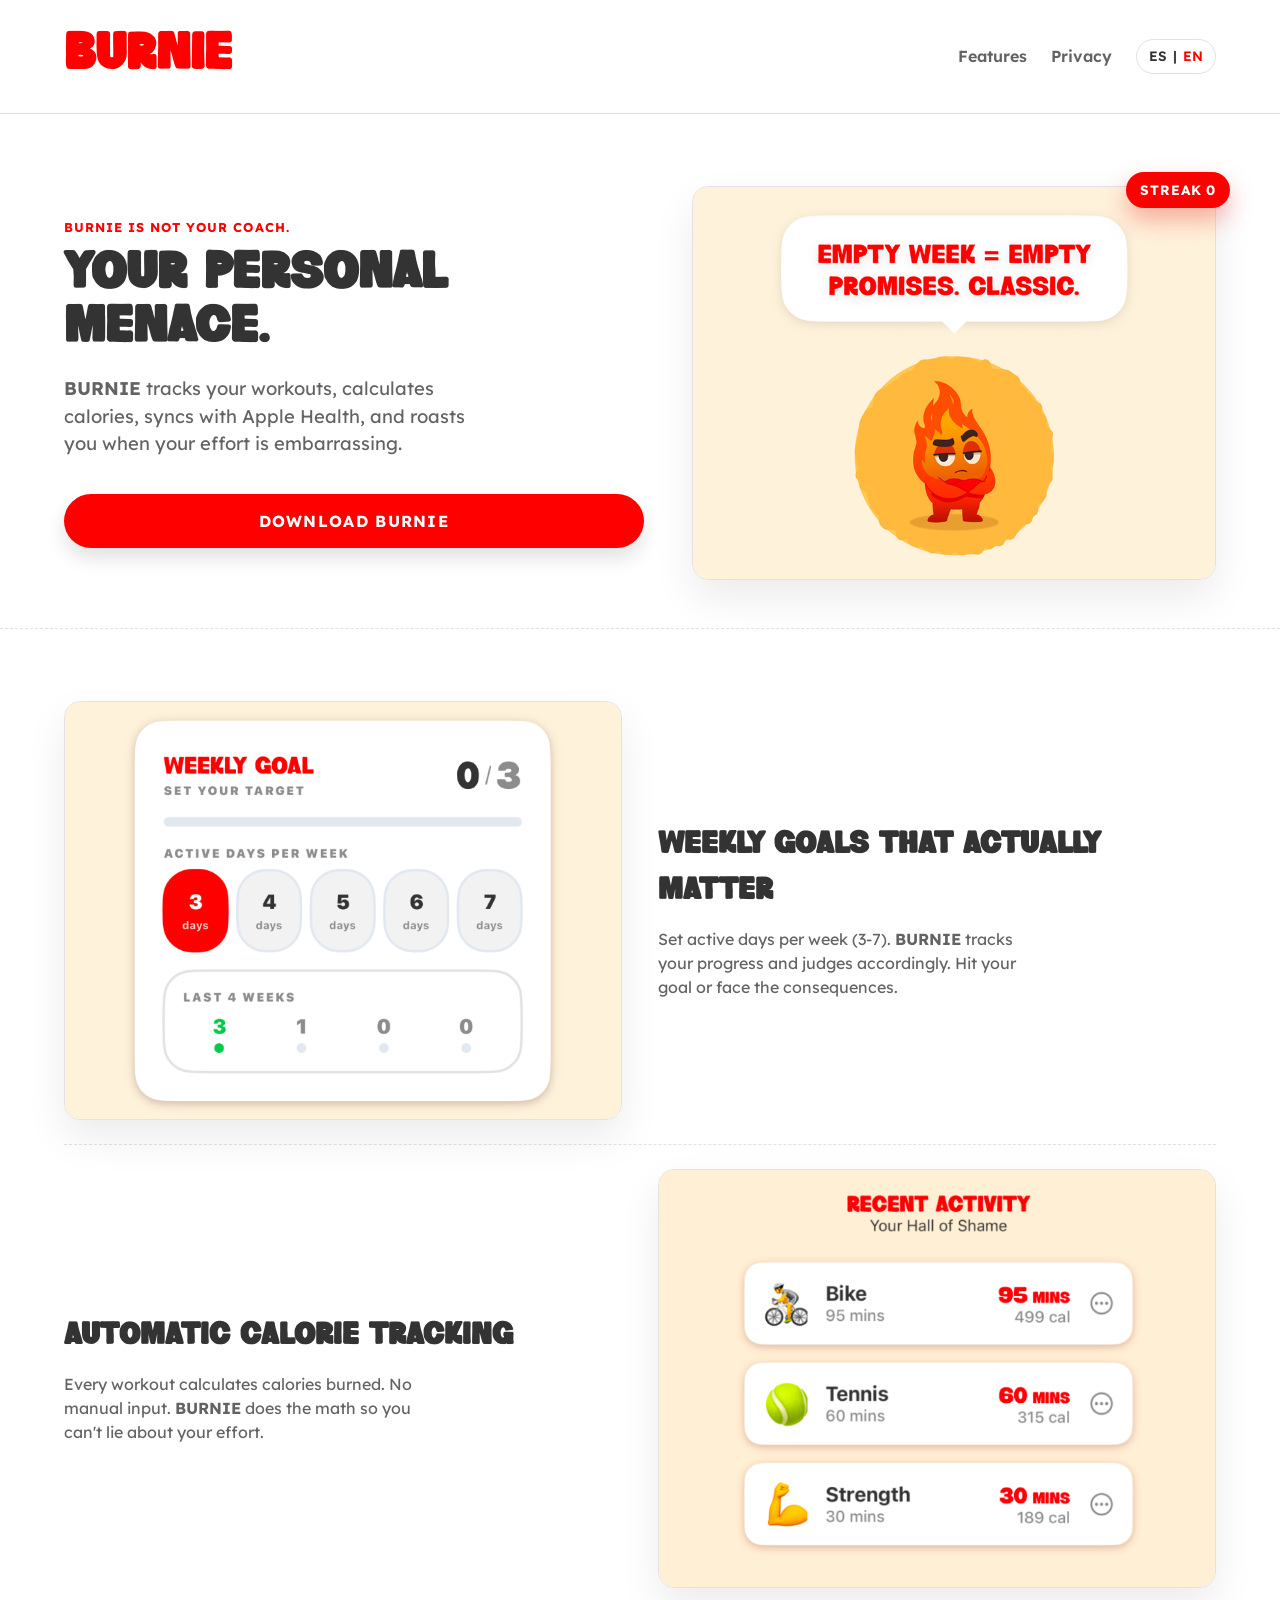
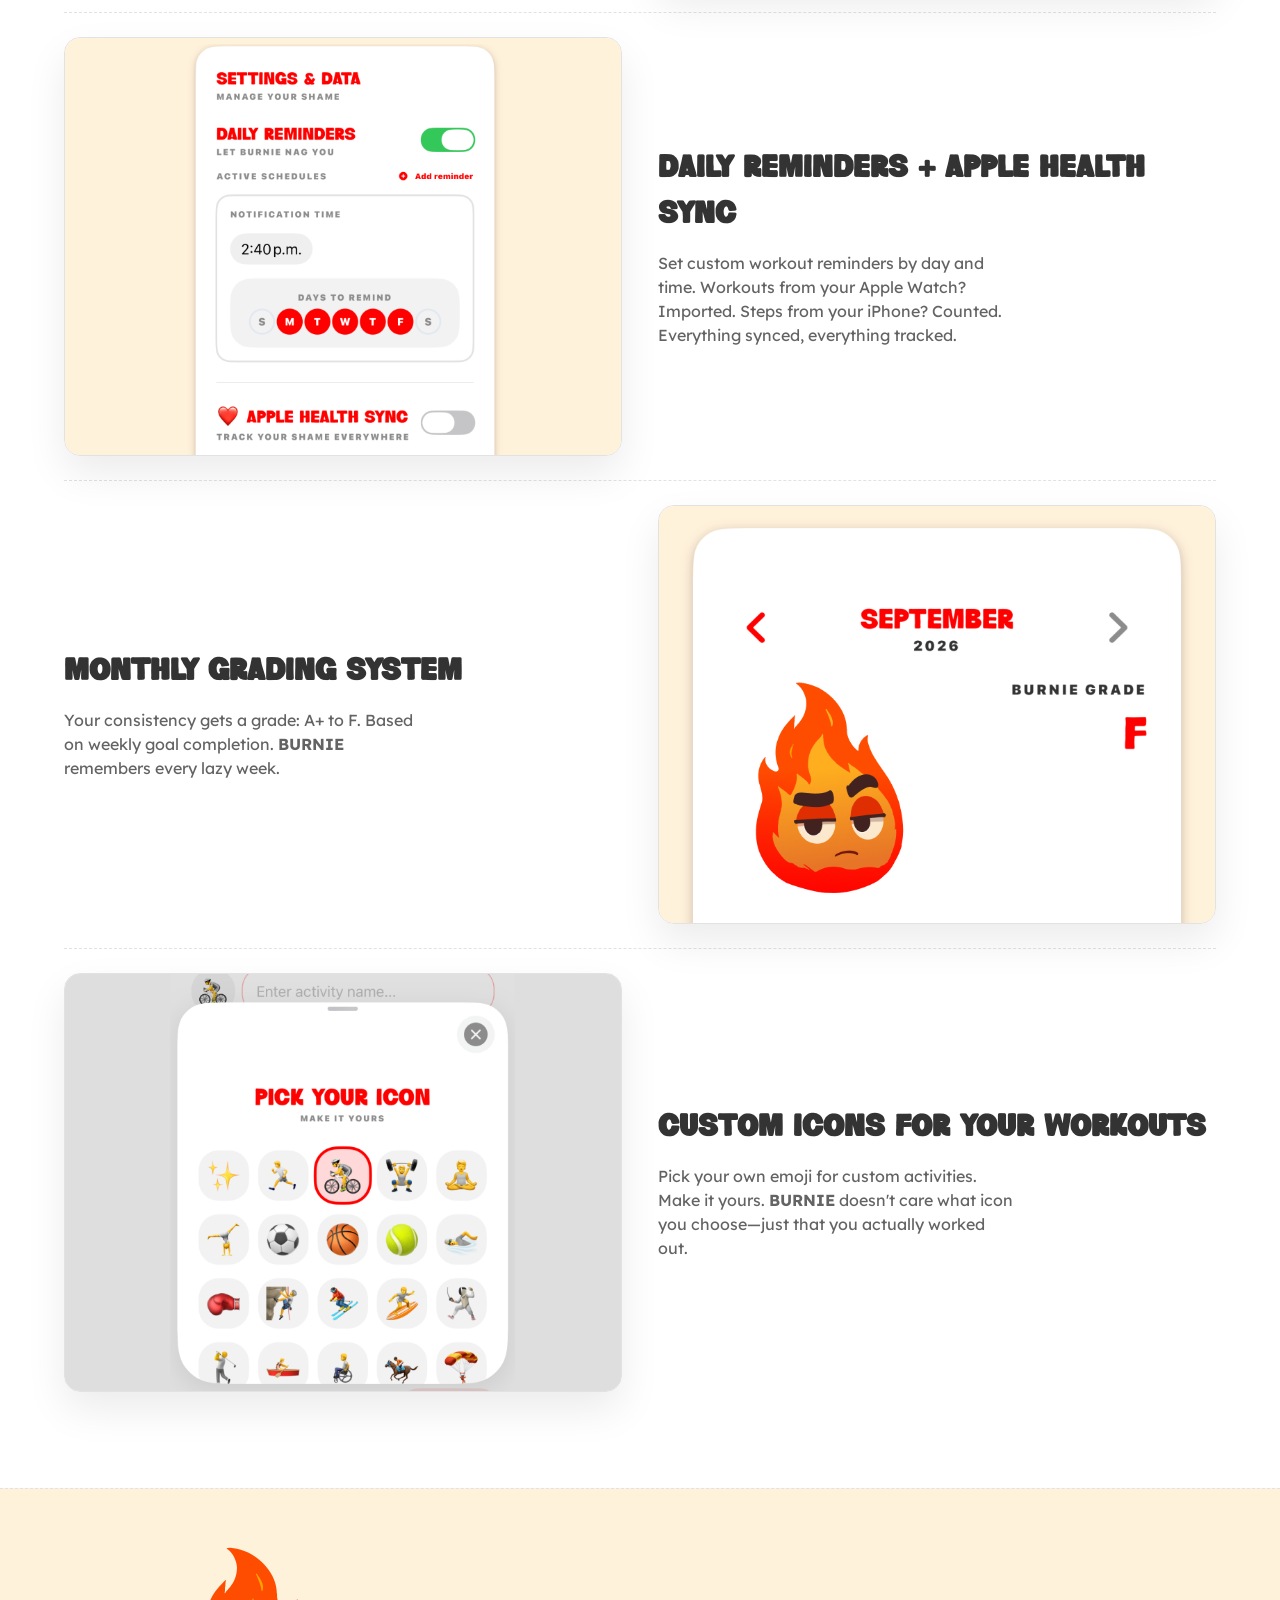
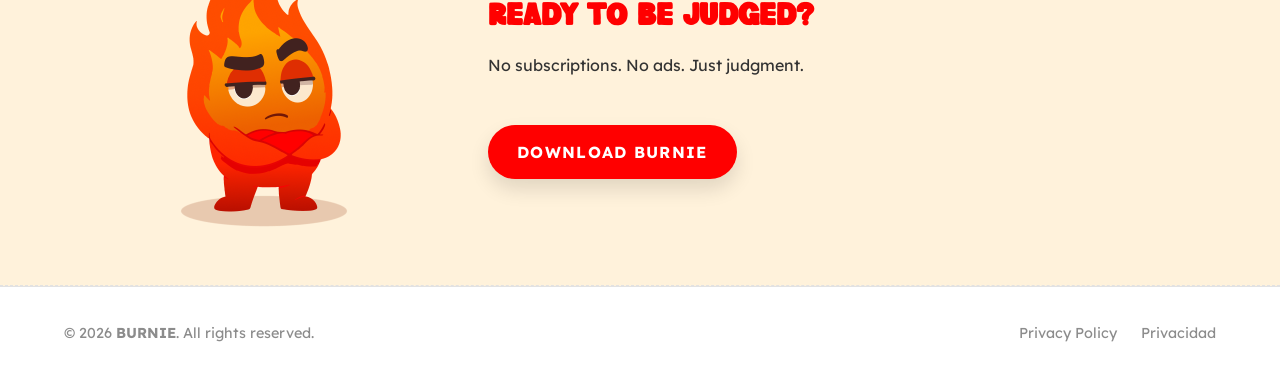
<file: index.html>
<!DOCTYPE html>
<html lang="en">
<head>
  <!-- Google tag (gtag.js) -->
<script async src="https://www.googletagmanager.com/gtag/js?id=G-070WCB5ZHL"></script>
<script>
  window.dataLayer = window.dataLayer || [];
  function gtag(){dataLayer.push(arguments);}
  gtag('js', new Date());

  gtag('config', 'G-070WCB5ZHL');
</script>
  <meta charset="UTF-8">
  <meta name="viewport" content="width=device-width, initial-scale=1.0">
  <title>BURNIE - Personal Menace</title>
  <meta name="description" content="BURNIE tracks your workouts, calculates calories, syncs with Apple Health, and roasts you when your effort is embarrassing.">
  <link rel="icon" type="image/png" href="assets/favicon.png">
  <link rel="preconnect" href="https://fonts.googleapis.com">
  <link rel="preconnect" href="https://fonts.gstatic.com" crossorigin>
  <link href="https://fonts.googleapis.com/css2?family=Lexend:wght@400;500;600;700&display=swap" rel="stylesheet">
  <link rel="stylesheet" href="styles.css">
</head>
<body>
  <header class="site-header">
    <nav class="container nav">
      <div class="logo" aria-label="BURNIE">BURNIE</div>
      <div class="nav-actions">
        <a href="#features" class="nav-link">Features</a>
        <a href="privacy.html" class="nav-link">Privacy</a>
        <a href="index-es.html" class="lang-pill" aria-label="Language toggle">
          <span>ES</span>
          <span class="pipe">|</span>
          <span class="active">EN</span>
        </a>
      </div>
    </nav>
  </header>

  <main>
    <section class="hero">
      <div class="container hero-grid">
        <div class="hero-copy">
          <p class="eyebrow"><span class="brand">BURNIE</span> is not your coach.</p>
          <h1>Your personal menace.</h1>
          <p class="subhead"><span class="brand">BURNIE</span> tracks your workouts, calculates calories, syncs with Apple Health, and roasts you when your effort is embarrassing.</p>
          <div class="cta-group">
            <a class="btn primary" href="https://apps.apple.com/us/app/burnie/id6758413509" target="_blank">Download BURNIE</a>
            <!-- <p class="microcopy">Currently in review. <span class="brand">BURNIE</span> is sharpening its insults.</p>-->
          </div>
        </div>
        <div class="hero-media">
          <!-- Positioning the badge inside the media container keeps it visually tied to the “evidence.” -->
          <span class="streak-badge">STREAK 0</span>
          <img src="assets/screen-hero.png" alt="BURNIE app home screen" loading="lazy">
        </div>
      </div>
    </section>

    

    <section id="features" class="features">
      <div class="container">

        <div class="feature-row">
          <div class="feature-media">
            <img src="assets/home_counter.png" alt="Home screen with stats" loading="lazy">
          </div>
          <div class="feature-copy">
            <h2>Weekly goals that actually matter</h2>
            <p>Set active days per week (3-7). <span class="brand">BURNIE</span> tracks your progress and judges accordingly. Hit your goal or face the consequences.</p>
          </div>
        </div>

        <div class="feature-row reverse">
          <div class="feature-media">
            <img src="assets/effort.png" alt="Calorie tracking screen" loading="lazy">
          </div>
          <div class="feature-copy">
            <h2>Automatic calorie tracking</h2>
            <p>Every workout calculates calories burned. No manual input. <span class="brand">BURNIE</span> does the math so you can't lie about your effort.</p>
          </div>
        </div>

        <div class="feature-row">
          <div class="feature-media">
            <img src="assets/hall.png" alt="Settings and reminders screen" loading="lazy">
          </div>
          <div class="feature-copy">
            <h2>Daily reminders + Apple Health sync</h2>
            <p>Set custom workout reminders by day and time. Workouts from your Apple Watch? Imported. Steps from your iPhone? Counted. Everything synced, everything tracked.</p>
          </div>
        </div>

        <div class="feature-row reverse">
          <div class="feature-media">
            <img src="assets/calendar-grade.png" alt="Monthly calendar grading" loading="lazy">
          </div>
          <div class="feature-copy">
            <h2>Monthly grading system</h2>
            <p>Your consistency gets a grade: A+ to F. Based on weekly goal completion. <span class="brand">BURNIE</span> remembers every lazy week.</p>
          </div>
        </div>

        <div class="feature-row">
          <div class="feature-media">
            <img src="assets/pick.png" alt="Custom emoji picker" loading="lazy">
          </div>
          <div class="feature-copy">
            <h2>Custom icons for your workouts</h2>
            <p>Pick your own emoji for custom activities. Make it yours. <span class="brand">BURNIE</span> doesn't care what icon you choose—just that you actually worked out.</p>
          </div>
        </div>
      </div>
    </section>

   

    <section class="filter">
      <div class="container">
        <div class="filter-grid">
          <img src="assets/avatar.png" alt="Judgment avatar" class="filter-avatar" loading="lazy">
          <div class="filter-copy">
            <h2>Ready to be judged?</h2>
          <p class="filter-micro">No subscriptions. No ads. Just judgment.</p>
          <a class="btn primary" href="https://apps.apple.com/us/app/burnie/id6758413509" target="_blank">Download BURNIE</a>
          </div>
        </div>
      </div>
    </section>

    <!--
     <section class="stats">
      <div class="container">
        <p class="stats-label">This is what BURNIE sees.</p>
        <div class="stats-card">
          <div class="stat">
            <p class="stat-title">WEEKLY GOAL</p>
            <p class="stat-value">0/3</p>
          </div>
          <div class="stat">
            <p class="stat-title">CALORIES BURNED</p>
            <p class="stat-value">0</p>
          </div>
          <div class="stat">
            <p class="stat-title">STEPS TODAY</p>
            <p class="stat-value">—</p>
          </div>
        </div>
      </div>
    </section>
   

    <section id="cta" class="cta">
      <div class="container cta-inner">
        <div>
          <h2>Ready to be judged?</h2>
          <p class="cta-micro">No subscriptions. No ads. Just judgment.</p>
        </div>
        <a class="btn primary" href="https://apps.apple.com/us/app/burnie/id6758413509" target="_blank">Download BURNIE</a>
      </div>
    </section>
     -->
  </main>

  <footer class="site-footer">
    <div class="container footer-inner">
      <p>© 2026 <span class="brand">BURNIE</span>. All rights reserved.</p>
      <div class="footer-links">
        <a href="privacy.html">Privacy Policy</a>
        <a href="privacidad.html">Privacidad</a>
      </div>
    </div>
  </footer>
</body>
</html>
</file>
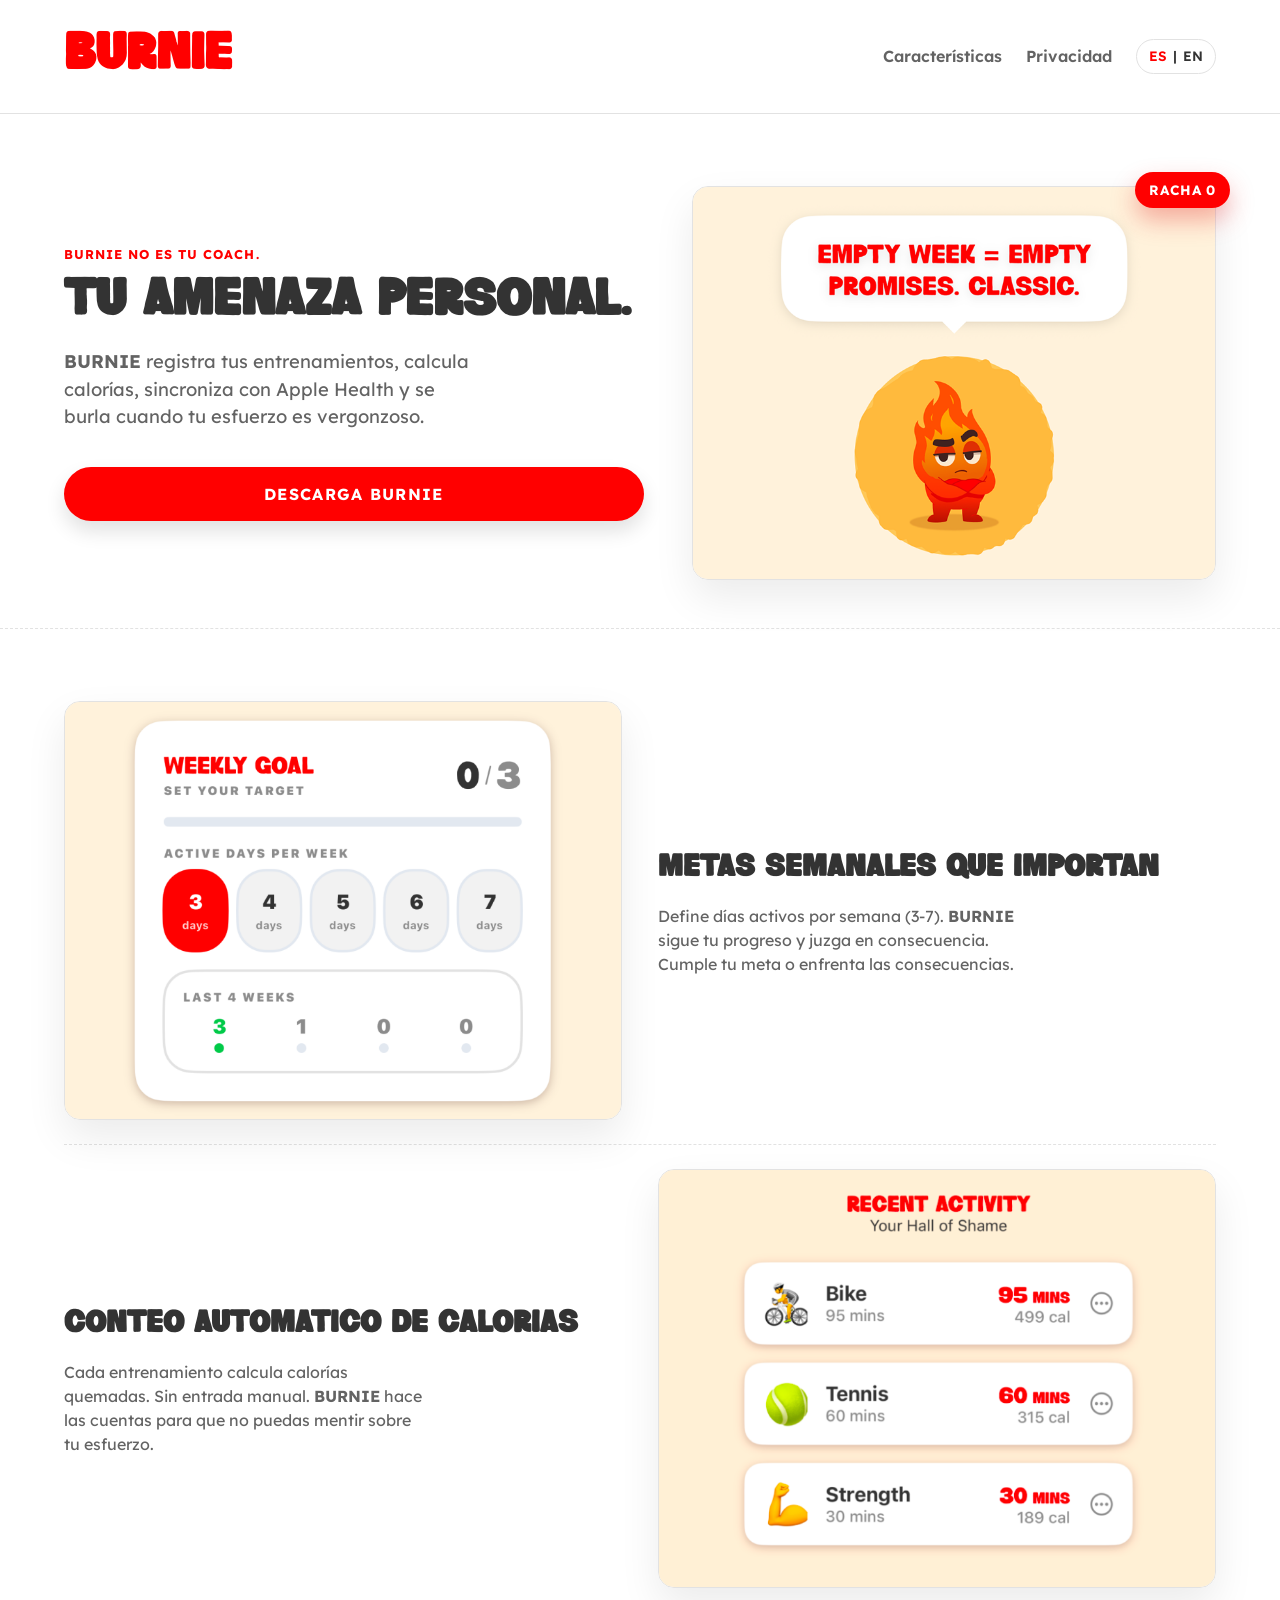
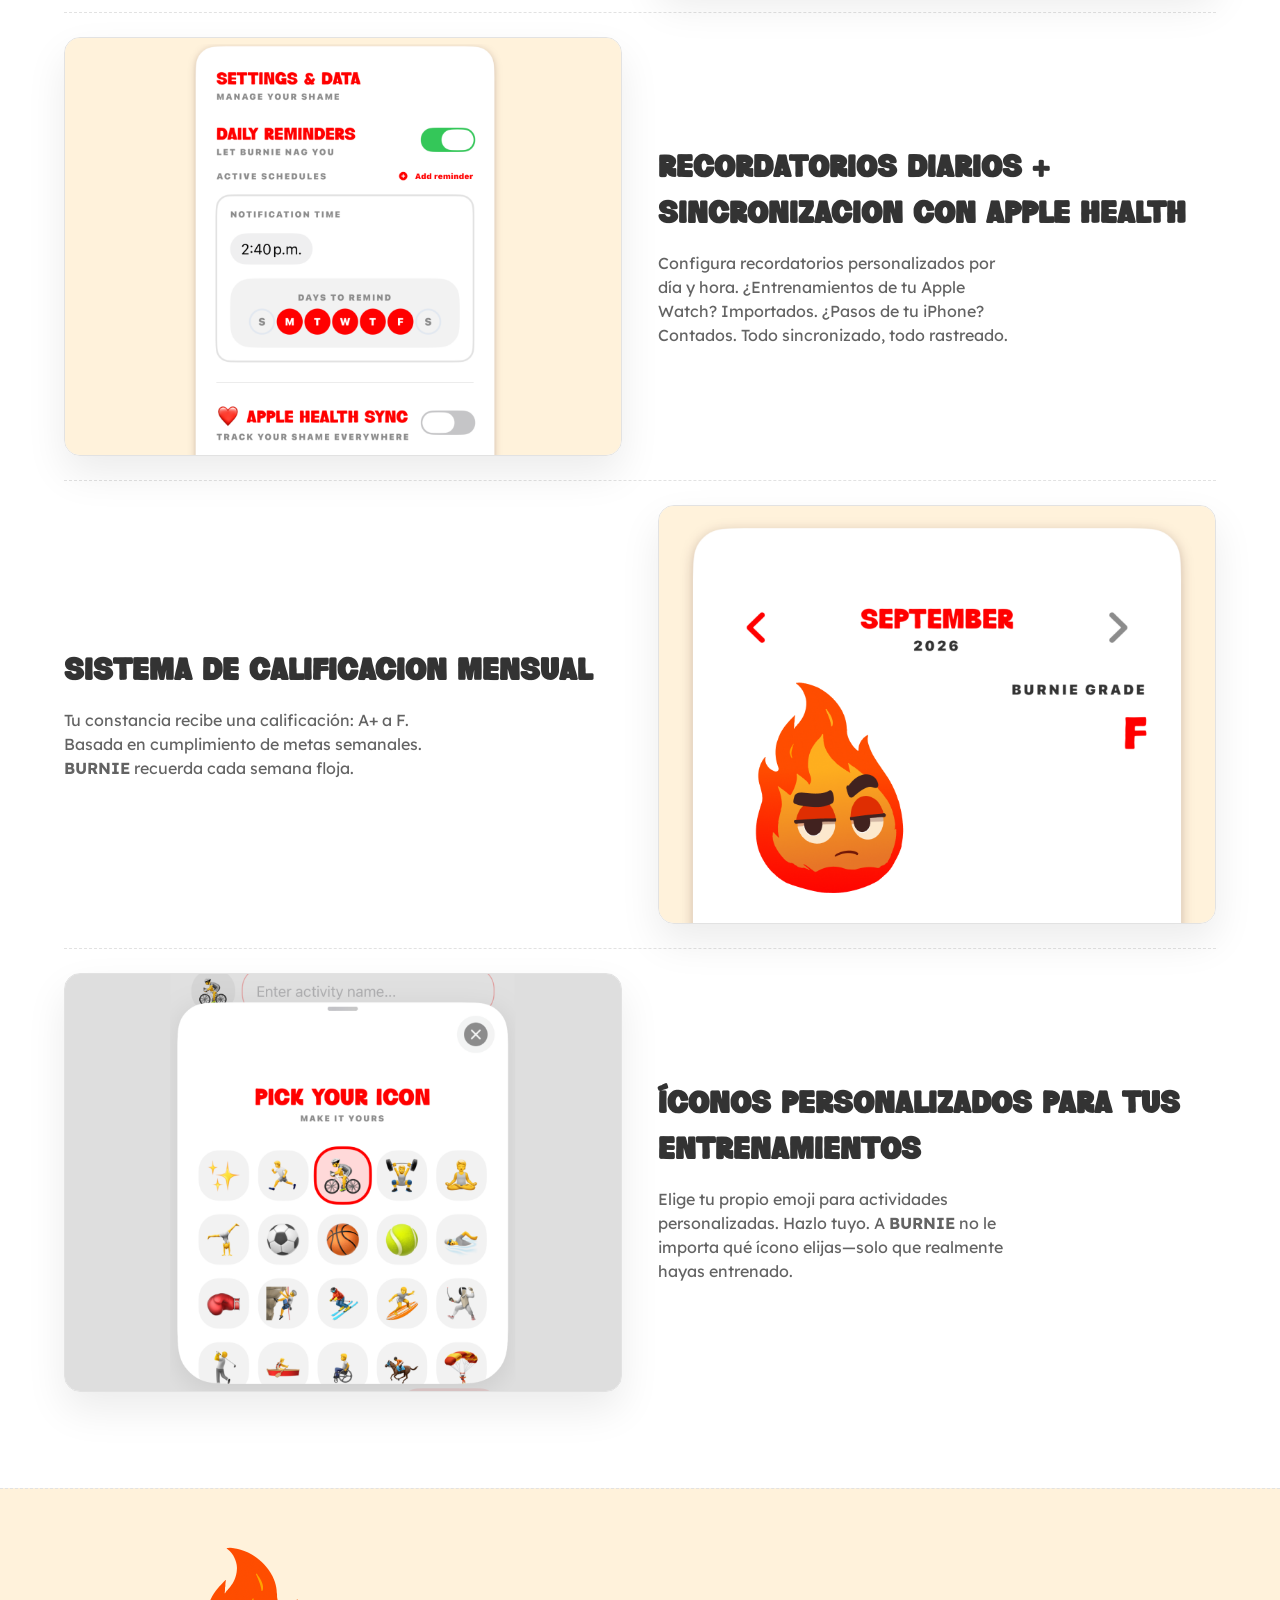
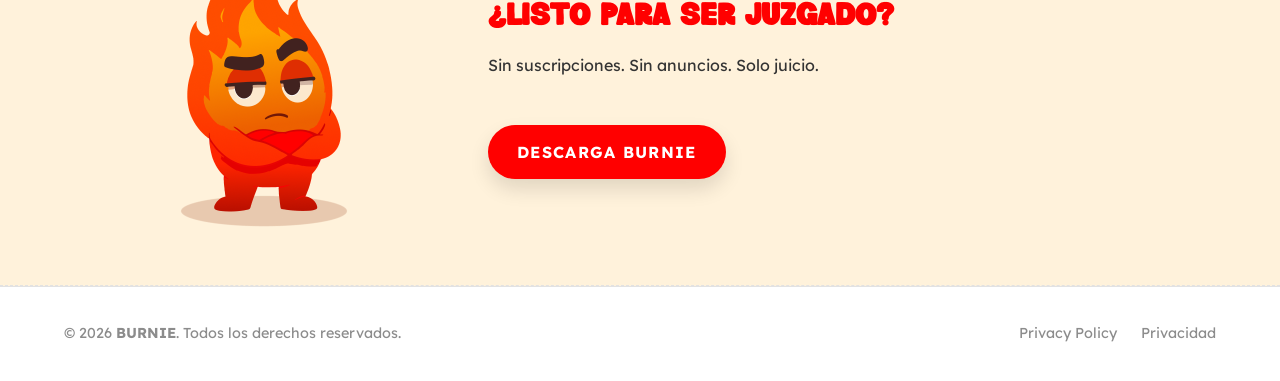
<file: index-es.html>
<!DOCTYPE html>
<html lang="es">
<head>
  <!-- Google tag (gtag.js) -->
<script async src="https://www.googletagmanager.com/gtag/js?id=G-070WCB5ZHL"></script>
<script>
  window.dataLayer = window.dataLayer || [];
  function gtag(){dataLayer.push(arguments);}
  gtag('js', new Date());

  gtag('config', 'G-070WCB5ZHL');
</script>
  <meta charset="UTF-8">
  <meta name="viewport" content="width=device-width, initial-scale=1.0">
  <title>BURNIE - Tu amenaza personal</title>
  <meta name="description" content="BURNIE registra tus entrenamientos, calcula calorías, sincroniza con Apple Health y se burla cuando tu esfuerzo es vergonzoso.">
  <link rel="icon" type="image/png" href="assets/favicon.png">
  <link rel="preconnect" href="https://fonts.googleapis.com">
  <link rel="preconnect" href="https://fonts.gstatic.com" crossorigin>
  <link href="https://fonts.googleapis.com/css2?family=Lexend:wght@400;500;600;700&display=swap" rel="stylesheet">
  <link rel="stylesheet" href="styles.css">
</head>
<body>
  <header class="site-header">
    <nav class="container nav">
      <div class="logo" aria-label="BURNIE">BURNIE</div>
      <div class="nav-actions">
        <a href="#caracteristicas" class="nav-link">Características</a>
        <a href="privacidad.html" class="nav-link">Privacidad</a>
        <a href="index.html" class="lang-pill" aria-label="Selector de idioma">
          <span class="active">ES</span>
          <span class="pipe">|</span>
          <span>EN</span>
        </a>
      </div>
    </nav>
  </header>

  <main>
    <section class="hero">
      <div class="container hero-grid">
        <div class="hero-copy">
          <p class="eyebrow"><span class="brand">BURNIE</span> no es tu coach.</p>
          <h1>Tu amenaza personal.</h1>
          <p class="subhead"><span class="brand">BURNIE</span> registra tus entrenamientos, calcula calorías, sincroniza con Apple Health y se burla cuando tu esfuerzo es vergonzoso.</p>
          <div class="cta-group">
            <a class="btn primary" href="https://apps.apple.com/us/app/burnie/id6758413509" target="_blank"">Descarga BURNIE</a>
            <!--<p class="microcopy">Actualmente en revisión. <span class="brand">BURNIE</span> está afinando sus insultos.</p>-->
          </div>
        </div>
        <div class="hero-media">
          <!-- Colocar la insignia dentro del contenedor refuerza el tono de “evidencia”. -->
          <span class="streak-badge">RACHA 0</span>
          <img src="assets/screen-hero.png" alt="Pantalla principal de BURNIE" loading="lazy">
        </div>
      </div>
    </section>


    <section id="caracteristicas" class="features">
      <div class="container">

        <div class="feature-row">
          <div class="feature-media">
            <img src="assets/home_counter_es.png" alt="Pantalla principal con estadísticas" loading="lazy">
          </div>
          <div class="feature-copy">
            <h2>Metas semanales que importan</h2>
            <p>Define días activos por semana (3-7). <span class="brand">BURNIE</span> sigue tu progreso y juzga en consecuencia. Cumple tu meta o enfrenta las consecuencias.</p>
          </div>
        </div>

        <div class="feature-row reverse">
          <div class="feature-media">
            <img src="assets/effort_es.png" alt="Pantalla de calorías" loading="lazy">
          </div>
          <div class="feature-copy">
            <h2>Conteo automático de calorías</h2>
            <p>Cada entrenamiento calcula calorías quemadas. Sin entrada manual. <span class="brand">BURNIE</span> hace las cuentas para que no puedas mentir sobre tu esfuerzo.</p>
          </div>
        </div>

        <div class="feature-row">
          <div class="feature-media">
            <img src="assets/hall_es.png" alt="Configuración y recordatorios" loading="lazy">
          </div>
          <div class="feature-copy">
            <h2>Recordatorios diarios + sincronización con Apple Health</h2>
            <p>Configura recordatorios personalizados por día y hora. ¿Entrenamientos de tu Apple Watch? Importados. ¿Pasos de tu iPhone? Contados. Todo sincronizado, todo rastreado.</p>
          </div>
        </div>

        <div class="feature-row reverse">
          <div class="feature-media">
            <img src="assets/calendar-grade_es.png" alt="Calendario con calificación mensual" loading="lazy">
          </div>
          <div class="feature-copy">
            <h2>Sistema de calificación mensual</h2>
            <p>Tu constancia recibe una calificación: A+ a F. Basada en cumplimiento de metas semanales. <span class="brand">BURNIE</span> recuerda cada semana floja.</p>
          </div>
        </div>

        <div class="feature-row">
          <div class="feature-media">
            <img src="assets/pick.png" alt="Selector de emoji personalizado" loading="lazy">
          </div>
          <div class="feature-copy">
            <h2>Íconos personalizados para tus entrenamientos</h2>
            <p>Elige tu propio emoji para actividades personalizadas. Hazlo tuyo. A <span class="brand">BURNIE</span> no le importa qué ícono elijas—solo que realmente hayas entrenado.</p>
          </div>
        </div>
      </div>
    </section>
<!--
    <section class="stats">
      <div class="container">
        <p class="stats-label">Esto es lo que ve <span class="brand">BURNIE</span>.</p>
        <div class="stats-card">
          <div class="stat">
            <p class="stat-title">META SEMANAL</p>
            <p class="stat-value">0/3</p>
          </div>
          <div class="stat">
            <p class="stat-title">CALORÍAS QUEMADAS</p>
            <p class="stat-value">0</p>
          </div>
          <div class="stat">
            <p class="stat-title">PASOS HOY</p>
            <p class="stat-value">—</p>
          </div>
        </div>
      </div>
    </section>
    -->

    <section class="filter">
      <div class="container">
        <div class="filter-grid">
          <img src="assets/avatar.png" alt="Avatar de juicio" class="filter-avatar" loading="lazy">
          <div class="filter-copy">
             <h2>¿Listo para ser juzgado?</h2>
          <p class="filter-micro">Sin suscripciones. Sin anuncios. Solo juicio.</p>      
        <a class="btn primary" href="https://apps.apple.com/us/app/burnie/id6758413509" target="_blank">Descarga BURNIE</a>
     </div>  </div>
        </div>
      </div>
    </section>

    <!--<section id="cta" class="cta">
      <div class="container cta-inner">
        <div>
          <h2>¿Listo para ser juzgado?</h2>
          <p class="cta-micro">Sin suscripciones. Sin anuncios. Solo juicio.</p>
        </div>
        <a class="btn primary" href="https://apps.apple.com/us/app/burnie/id6758413509" target="_blank">Descarga BURNIE</a>
      </div>
    </section>-->
  </main>

  <footer class="site-footer">
    <div class="container footer-inner">
      <p>© 2026 <span class="brand">BURNIE</span>. Todos los derechos reservados.</p>
      <div class="footer-links">
        <a href="privacy.html">Privacy Policy</a>
        <a href="privacidad.html">Privacidad</a>
      </div>
    </div>
  </footer>
</body>
</html>
</file>
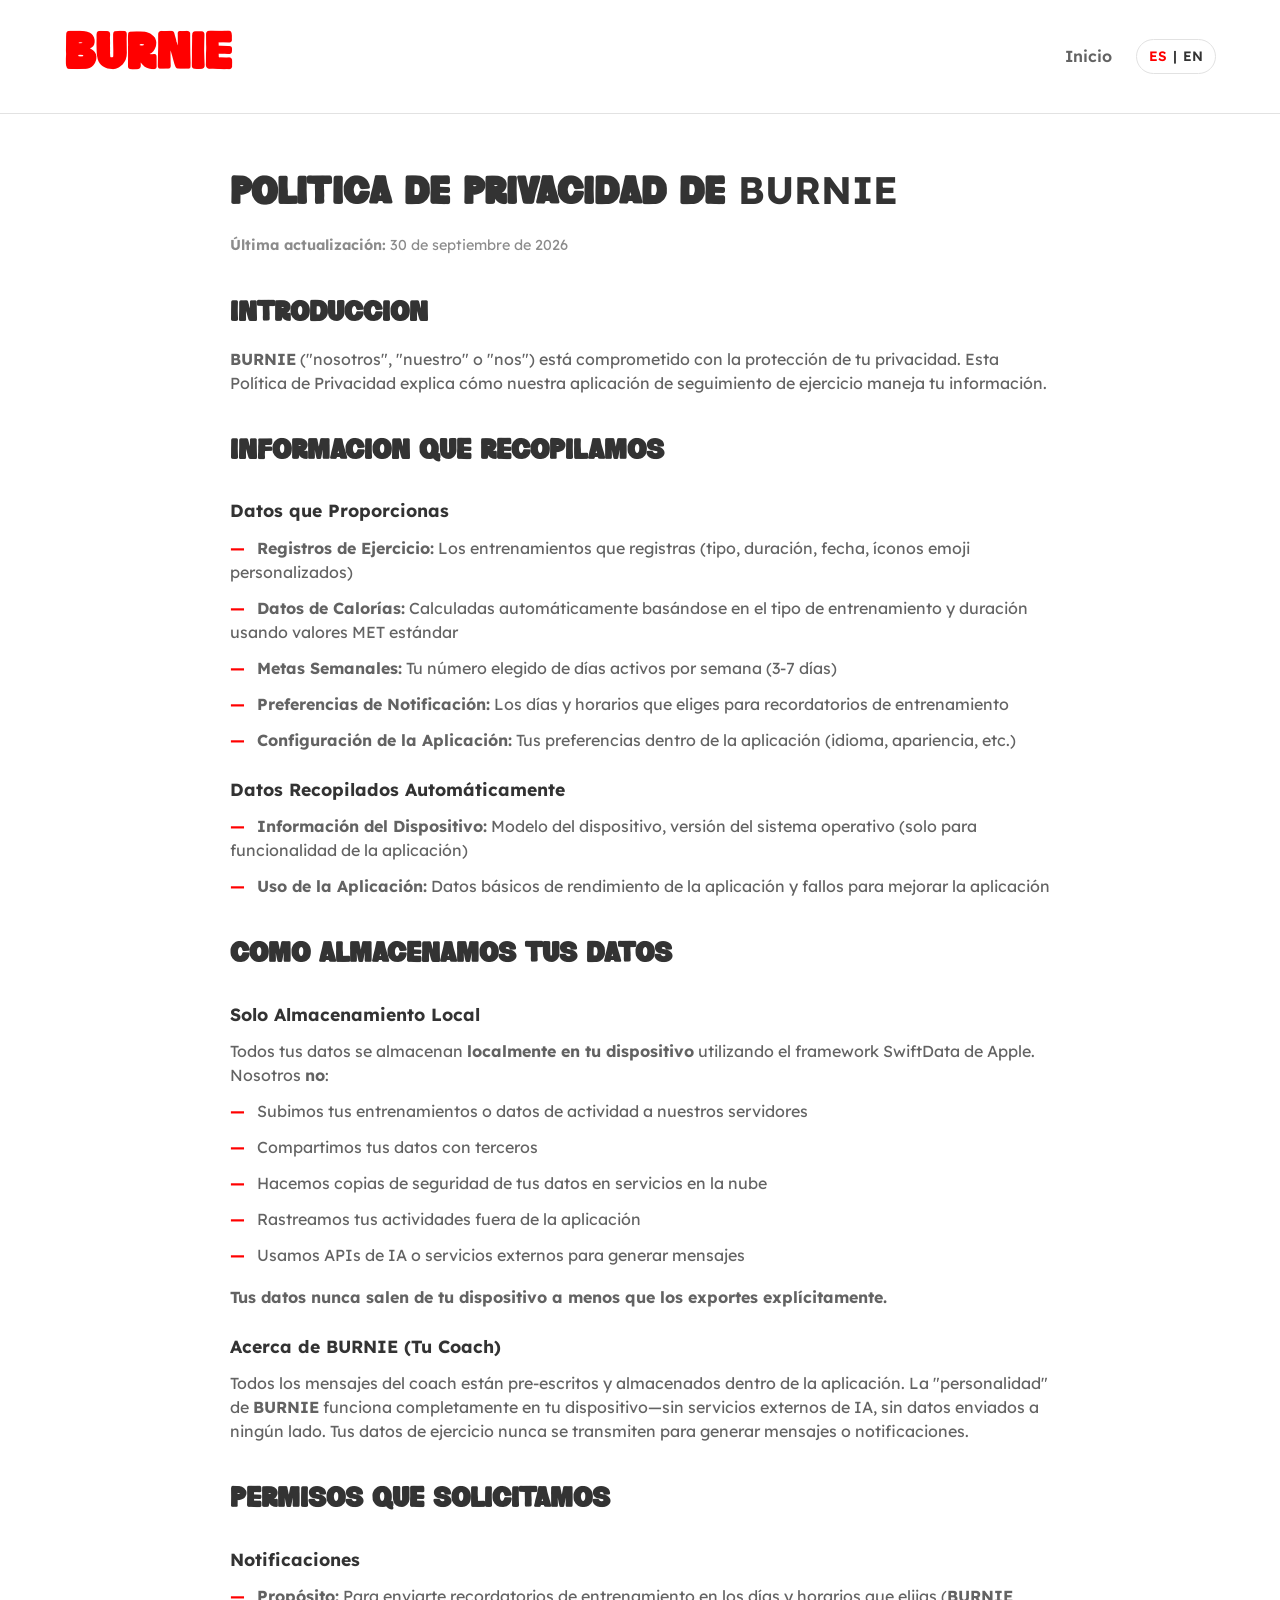
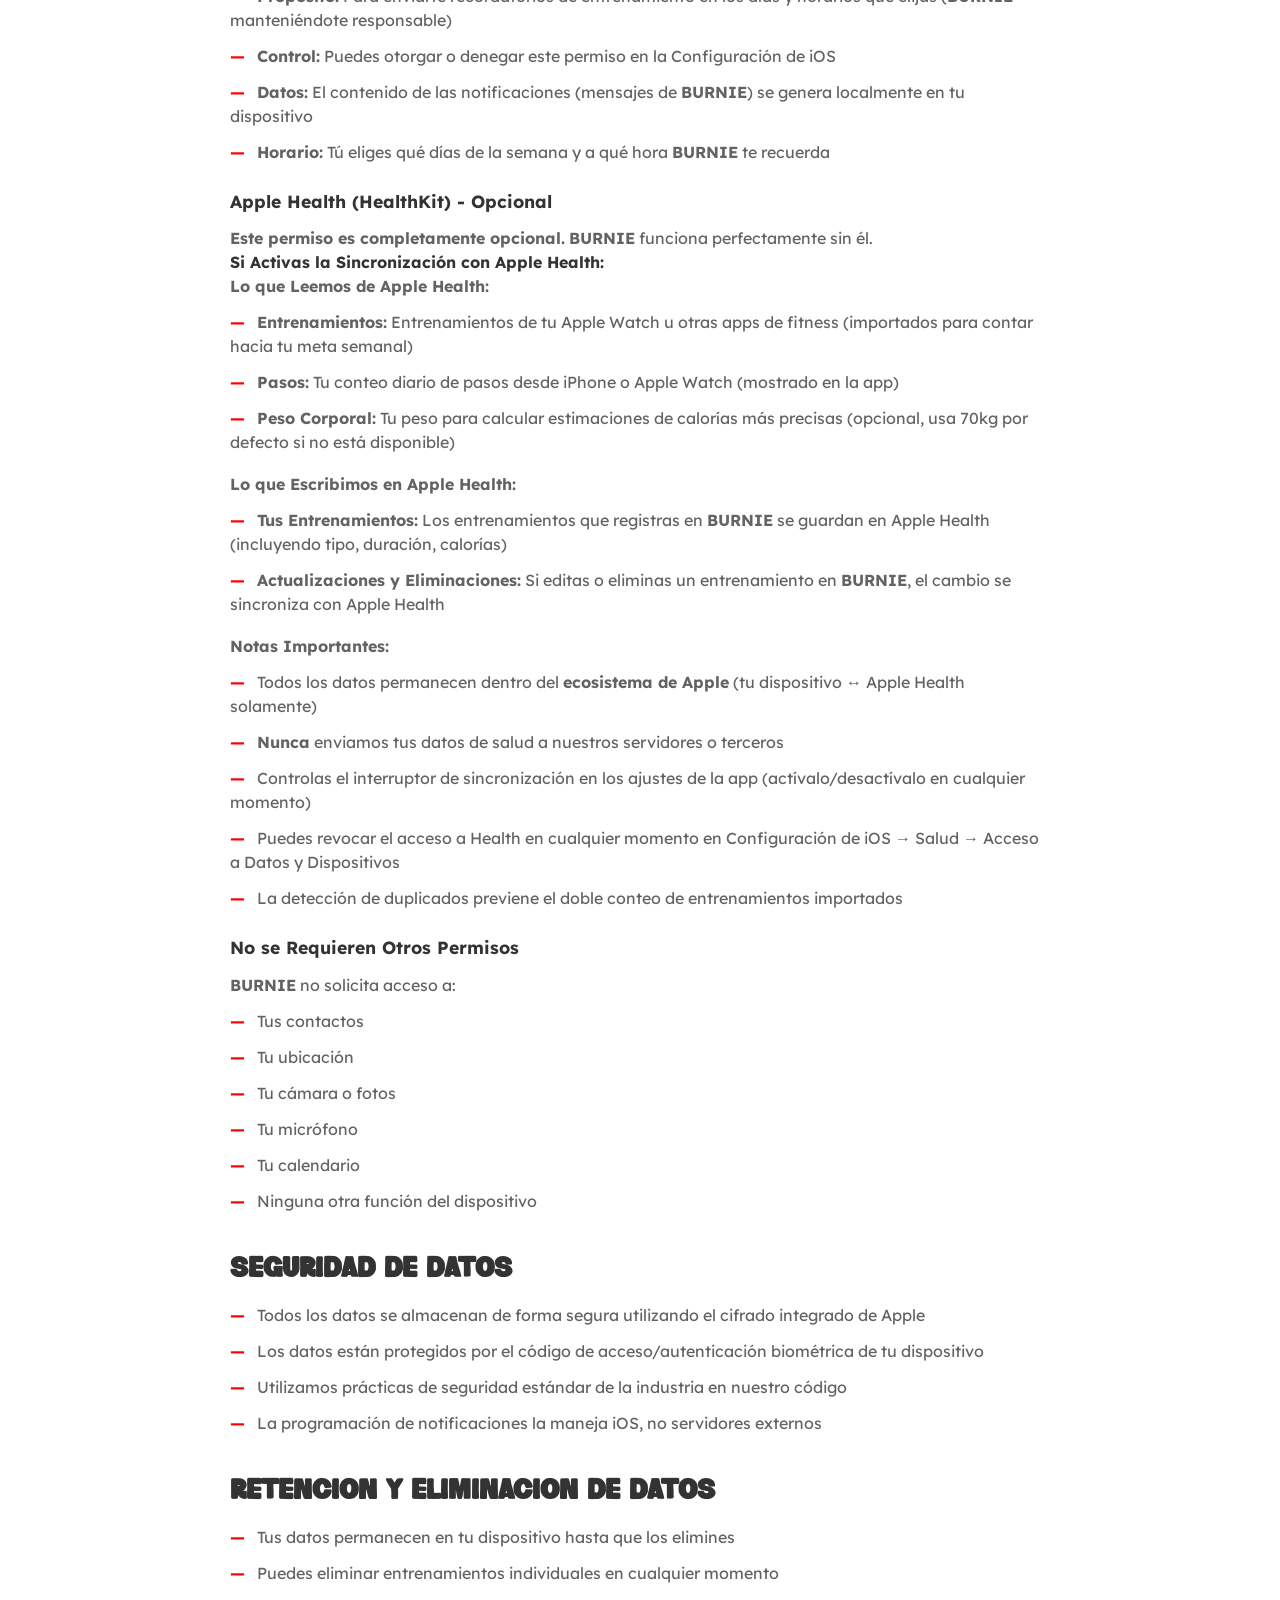
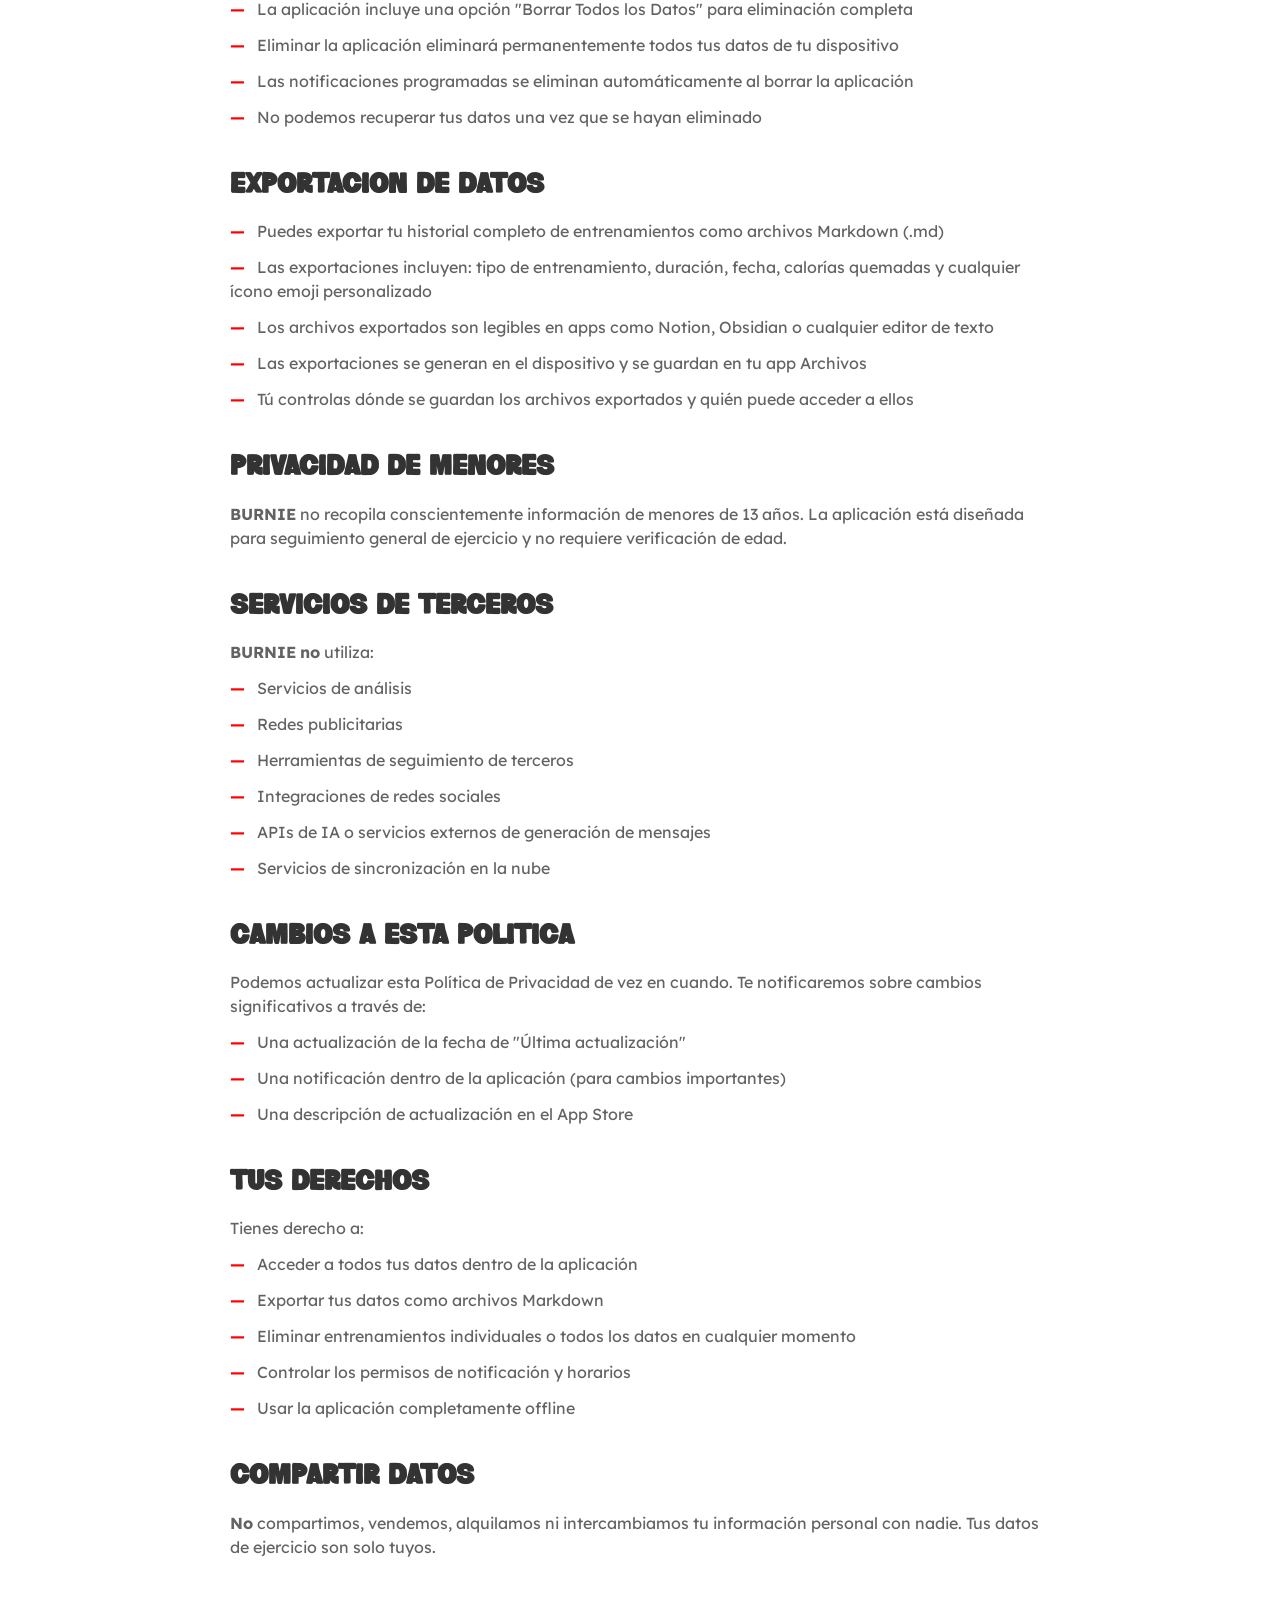
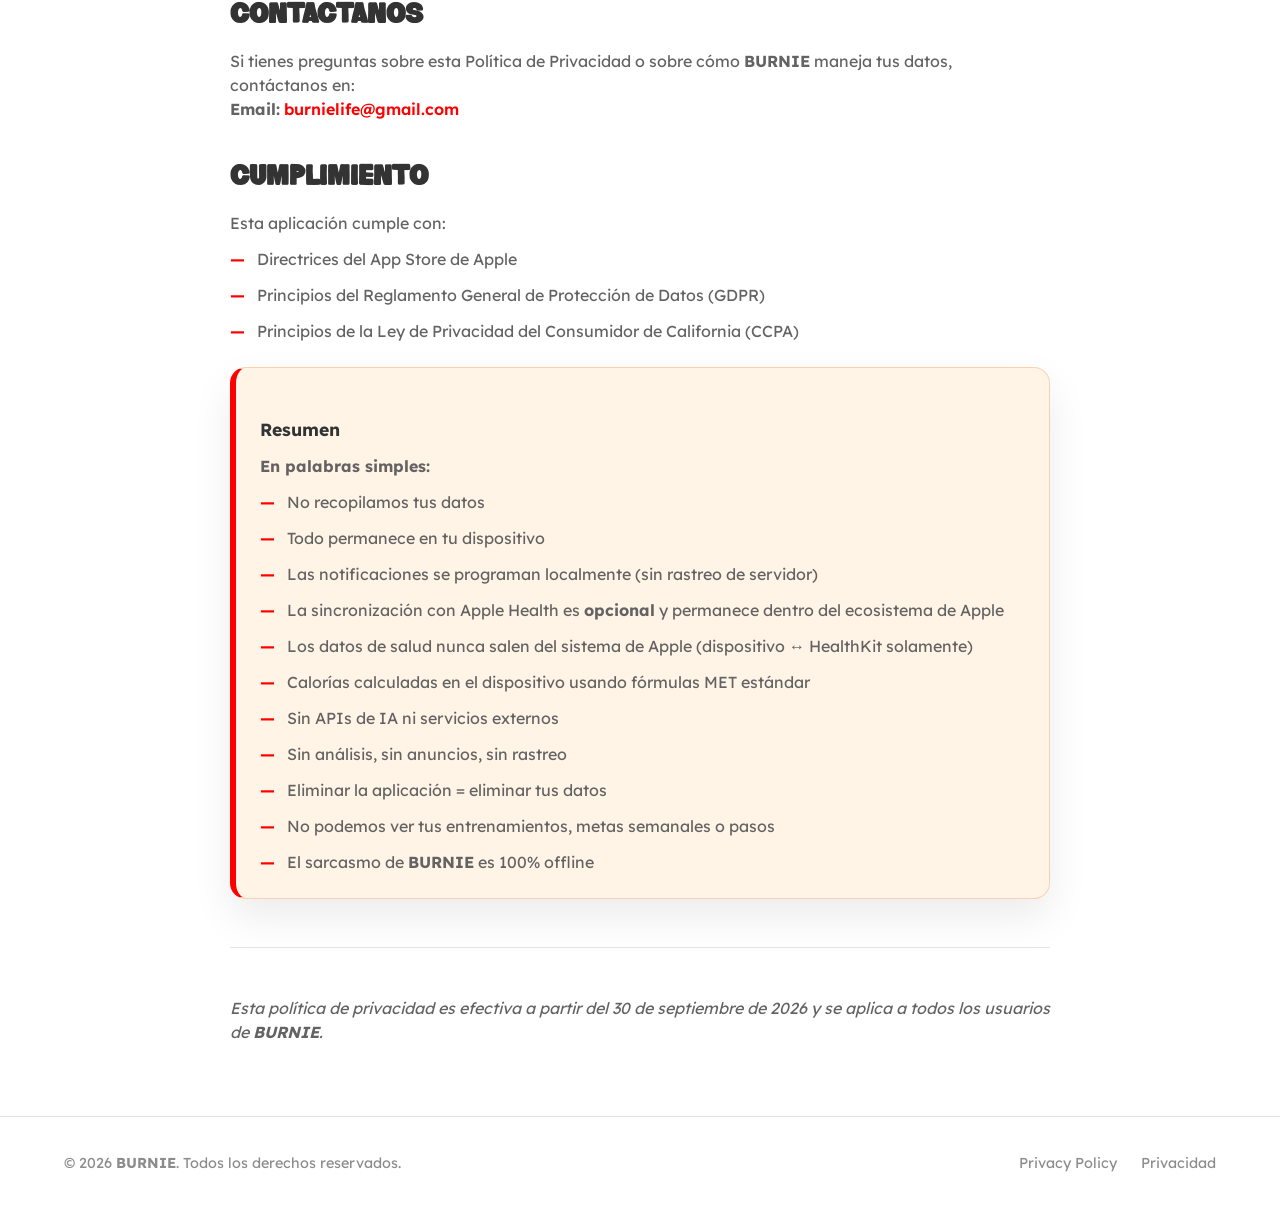
<file: privacidad.html>
<!DOCTYPE html>
<html lang="es">
<head>
  <!-- Google tag (gtag.js) -->
<script async src="https://www.googletagmanager.com/gtag/js?id=G-070WCB5ZHL"></script>
<script>
  window.dataLayer = window.dataLayer || [];
  function gtag(){dataLayer.push(arguments);}
  gtag('js', new Date());

  gtag('config', 'G-070WCB5ZHL');
</script>
  <meta charset="UTF-8">
  <meta name="viewport" content="width=device-width, initial-scale=1.0">
  <title>Política de Privacidad - BURNIE</title>
  <meta name="description" content="Política de privacidad de la app BURNIE.">
  <link rel="icon" type="image/png" href="assets/favicon.png">
  <link rel="preconnect" href="https://fonts.googleapis.com">
  <link rel="preconnect" href="https://fonts.gstatic.com" crossorigin>
  <link href="https://fonts.googleapis.com/css2?family=Lexend:wght@400;500;600;700&display=swap" rel="stylesheet">
  <link rel="stylesheet" href="styles.css">
</head>
<body>
  <header class="site-header">
    <nav class="container nav">
      <div class="logo" aria-label="BURNIE">BURNIE</div>
      <div class="nav-actions">
        <a href="index-es.html" class="nav-link">Inicio</a>
        <a href="privacy.html" class="lang-pill" aria-label="Selector de idioma">
          <span class="active">ES</span>
          <span class="pipe">|</span>
          <span>EN</span>
        </a>
      </div>
    </nav>
  </header>

  <main class="policy">
    <div class="container content">
      <h1>Política de Privacidad de <span class="brand">BURNIE</span></h1>
      <p class="last-updated"><strong>Última actualización:</strong> 30 de septiembre de 2026</p>

      <h2>Introducción</h2>
      <p><span class="brand">BURNIE</span> ("nosotros", "nuestro" o "nos") está comprometido con la protección de tu privacidad. Esta Política de Privacidad explica cómo nuestra aplicación de seguimiento de ejercicio maneja tu información.</p>

      <h2>Información que Recopilamos</h2>

      <h3>Datos que Proporcionas</h3>
      <ul>
        <li><strong>Registros de Ejercicio:</strong> Los entrenamientos que registras (tipo, duración, fecha, íconos emoji personalizados)</li>
        <li><strong>Datos de Calorías:</strong> Calculadas automáticamente basándose en el tipo de entrenamiento y duración usando valores MET estándar</li>
        <li><strong>Metas Semanales:</strong> Tu número elegido de días activos por semana (3-7 días)</li>
        <li><strong>Preferencias de Notificación:</strong> Los días y horarios que eliges para recordatorios de entrenamiento</li>
        <li><strong>Configuración de la Aplicación:</strong> Tus preferencias dentro de la aplicación (idioma, apariencia, etc.)</li>
      </ul>

      <h3>Datos Recopilados Automáticamente</h3>
      <ul>
        <li><strong>Información del Dispositivo:</strong> Modelo del dispositivo, versión del sistema operativo (solo para funcionalidad de la aplicación)</li>
        <li><strong>Uso de la Aplicación:</strong> Datos básicos de rendimiento de la aplicación y fallos para mejorar la aplicación</li>
      </ul>

      <h2>Cómo Almacenamos tus Datos</h2>

      <h3>Solo Almacenamiento Local</h3>
      <p>Todos tus datos se almacenan <strong>localmente en tu dispositivo</strong> utilizando el framework SwiftData de Apple. Nosotros <strong>no</strong>:</p>
      <ul>
        <li>Subimos tus entrenamientos o datos de actividad a nuestros servidores</li>
        <li>Compartimos tus datos con terceros</li>
        <li>Hacemos copias de seguridad de tus datos en servicios en la nube</li>
        <li>Rastreamos tus actividades fuera de la aplicación</li>
        <li>Usamos APIs de IA o servicios externos para generar mensajes</li>
      </ul>
      <p><strong>Tus datos nunca salen de tu dispositivo a menos que los exportes explícitamente.</strong></p>

      <h3>Acerca de <span class="brand">BURNIE</span> (Tu Coach)</h3>
      <p>Todos los mensajes del coach están pre-escritos y almacenados dentro de la aplicación. La "personalidad" de <span class="brand">BURNIE</span> funciona completamente en tu dispositivo—sin servicios externos de IA, sin datos enviados a ningún lado. Tus datos de ejercicio nunca se transmiten para generar mensajes o notificaciones.</p>

      <h2>Permisos que Solicitamos</h2>

      <h3>Notificaciones</h3>
      <ul>
        <li><strong>Propósito:</strong> Para enviarte recordatorios de entrenamiento en los días y horarios que elijas (<span class="brand">BURNIE</span> manteniéndote responsable)</li>
        <li><strong>Control:</strong> Puedes otorgar o denegar este permiso en la Configuración de iOS</li>
        <li><strong>Datos:</strong> El contenido de las notificaciones (mensajes de <span class="brand">BURNIE</span>) se genera localmente en tu dispositivo</li>
        <li><strong>Horario:</strong> Tú eliges qué días de la semana y a qué hora <span class="brand">BURNIE</span> te recuerda</li>
      </ul>

      <h3>Apple Health (HealthKit) - Opcional</h3>
      <p><strong>Este permiso es completamente opcional.</strong> <span class="brand">BURNIE</span> funciona perfectamente sin él.</p>

      <h4>Si Activas la Sincronización con Apple Health:</h4>

      <p><strong>Lo que Leemos de Apple Health:</strong></p>
      <ul>
        <li><strong>Entrenamientos:</strong> Entrenamientos de tu Apple Watch u otras apps de fitness (importados para contar hacia tu meta semanal)</li>
        <li><strong>Pasos:</strong> Tu conteo diario de pasos desde iPhone o Apple Watch (mostrado en la app)</li>
        <li><strong>Peso Corporal:</strong> Tu peso para calcular estimaciones de calorías más precisas (opcional, usa 70kg por defecto si no está disponible)</li>
      </ul>

      <p><strong>Lo que Escribimos en Apple Health:</strong></p>
      <ul>
        <li><strong>Tus Entrenamientos:</strong> Los entrenamientos que registras en <span class="brand">BURNIE</span> se guardan en Apple Health (incluyendo tipo, duración, calorías)</li>
        <li><strong>Actualizaciones y Eliminaciones:</strong> Si editas o eliminas un entrenamiento en <span class="brand">BURNIE</span>, el cambio se sincroniza con Apple Health</li>
      </ul>

      <p><strong>Notas Importantes:</strong></p>
      <ul>
        <li>Todos los datos permanecen dentro del <strong>ecosistema de Apple</strong> (tu dispositivo ↔ Apple Health solamente)</li>
        <li><strong>Nunca</strong> enviamos tus datos de salud a nuestros servidores o terceros</li>
        <li>Controlas el interruptor de sincronización en los ajustes de la app (actívalo/desactívalo en cualquier momento)</li>
        <li>Puedes revocar el acceso a Health en cualquier momento en Configuración de iOS → Salud → Acceso a Datos y Dispositivos</li>
        <li>La detección de duplicados previene el doble conteo de entrenamientos importados</li>
      </ul>

      <h3>No se Requieren Otros Permisos</h3>
      <p><span class="brand">BURNIE</span> no solicita acceso a:</p>
      <ul>
        <li>Tus contactos</li>
        <li>Tu ubicación</li>
        <li>Tu cámara o fotos</li>
        <li>Tu micrófono</li>
        <li>Tu calendario</li>
        <li>Ninguna otra función del dispositivo</li>
      </ul>

      <h2>Seguridad de Datos</h2>
      <ul>
        <li>Todos los datos se almacenan de forma segura utilizando el cifrado integrado de Apple</li>
        <li>Los datos están protegidos por el código de acceso/autenticación biométrica de tu dispositivo</li>
        <li>Utilizamos prácticas de seguridad estándar de la industria en nuestro código</li>
        <li>La programación de notificaciones la maneja iOS, no servidores externos</li>
      </ul>

      <h2>Retención y Eliminación de Datos</h2>
      <ul>
        <li>Tus datos permanecen en tu dispositivo hasta que los elimines</li>
        <li>Puedes eliminar entrenamientos individuales en cualquier momento</li>
        <li>La aplicación incluye una opción "Borrar Todos los Datos" para eliminación completa</li>
        <li>Eliminar la aplicación eliminará permanentemente todos tus datos de tu dispositivo</li>
        <li>Las notificaciones programadas se eliminan automáticamente al borrar la aplicación</li>
        <li>No podemos recuperar tus datos una vez que se hayan eliminado</li>
      </ul>

      <h2>Exportación de Datos</h2>
      <ul>
        <li>Puedes exportar tu historial completo de entrenamientos como archivos Markdown (.md)</li>
        <li>Las exportaciones incluyen: tipo de entrenamiento, duración, fecha, calorías quemadas y cualquier ícono emoji personalizado</li>
        <li>Los archivos exportados son legibles en apps como Notion, Obsidian o cualquier editor de texto</li>
        <li>Las exportaciones se generan en el dispositivo y se guardan en tu app Archivos</li>
        <li>Tú controlas dónde se guardan los archivos exportados y quién puede acceder a ellos</li>
      </ul>

      <h2>Privacidad de Menores</h2>
      <p><span class="brand">BURNIE</span> no recopila conscientemente información de menores de 13 años. La aplicación está diseñada para seguimiento general de ejercicio y no requiere verificación de edad.</p>

      <h2>Servicios de Terceros</h2>
      <p><span class="brand">BURNIE</span> <strong>no</strong> utiliza:</p>
      <ul>
        <li>Servicios de análisis</li>
        <li>Redes publicitarias</li>
        <li>Herramientas de seguimiento de terceros</li>
        <li>Integraciones de redes sociales</li>
        <li>APIs de IA o servicios externos de generación de mensajes</li>
        <li>Servicios de sincronización en la nube</li>
      </ul>

      <h2>Cambios a Esta Política</h2>
      <p>Podemos actualizar esta Política de Privacidad de vez en cuando. Te notificaremos sobre cambios significativos a través de:</p>
      <ul>
        <li>Una actualización de la fecha de "Última actualización"</li>
        <li>Una notificación dentro de la aplicación (para cambios importantes)</li>
        <li>Una descripción de actualización en el App Store</li>
      </ul>

      <h2>Tus Derechos</h2>
      <p>Tienes derecho a:</p>
      <ul>
        <li>Acceder a todos tus datos dentro de la aplicación</li>
        <li>Exportar tus datos como archivos Markdown</li>
        <li>Eliminar entrenamientos individuales o todos los datos en cualquier momento</li>
        <li>Controlar los permisos de notificación y horarios</li>
        <li>Usar la aplicación completamente offline</li>
      </ul>

      <h2>Compartir Datos</h2>
      <p><strong>No</strong> compartimos, vendemos, alquilamos ni intercambiamos tu información personal con nadie. Tus datos de ejercicio son solo tuyos.</p>

      <h2>Contáctanos</h2>
      <p>Si tienes preguntas sobre esta Política de Privacidad o sobre cómo <span class="brand">BURNIE</span> maneja tus datos, contáctanos en:</p>
      <p><strong>Email:</strong> <a href="mailto:burnielife@gmail.com">burnielife@gmail.com</a></p>

      <h2>Cumplimiento</h2>
      <p>Esta aplicación cumple con:</p>
      <ul>
        <li>Directrices del App Store de Apple</li>
        <li>Principios del Reglamento General de Protección de Datos (GDPR)</li>
        <li>Principios de la Ley de Privacidad del Consumidor de California (CCPA)</li>
      </ul>

      <div class="summary-box">
        <h3>Resumen</h3>
        <p><strong>En palabras simples:</strong></p>
        <ul>
          <li>No recopilamos tus datos</li>
          <li>Todo permanece en tu dispositivo</li>
          <li>Las notificaciones se programan localmente (sin rastreo de servidor)</li>
          <li>La sincronización con Apple Health es <strong>opcional</strong> y permanece dentro del ecosistema de Apple</li>
          <li>Los datos de salud nunca salen del sistema de Apple (dispositivo ↔ HealthKit solamente)</li>
          <li>Calorías calculadas en el dispositivo usando fórmulas MET estándar</li>
          <li>Sin APIs de IA ni servicios externos</li>
          <li>Sin análisis, sin anuncios, sin rastreo</li>
          <li>Eliminar la aplicación = eliminar tus datos</li>
          <li>No podemos ver tus entrenamientos, metas semanales o pasos</li>
          <li>El sarcasmo de <span class="brand">BURNIE</span> es 100% offline</li>
        </ul>
      </div>

      <hr style="margin: 48px 0; border: none; border-top: 1px solid #e5e5e5;">
      <p><em>Esta política de privacidad es efectiva a partir del 30 de septiembre de 2026 y se aplica a todos los usuarios de <span class="brand">BURNIE</span>.</em></p>
    </div>
  </main>

  <footer class="site-footer">
    <div class="container footer-inner">
      <p>© 2026 <span class="brand">BURNIE</span>. Todos los derechos reservados.</p>
      <div class="footer-links">
        <a href="privacy.html">Privacy Policy</a>
        <a href="privacidad.html">Privacidad</a>
      </div>
    </div>
  </footer>
</body>
</html>
</file>
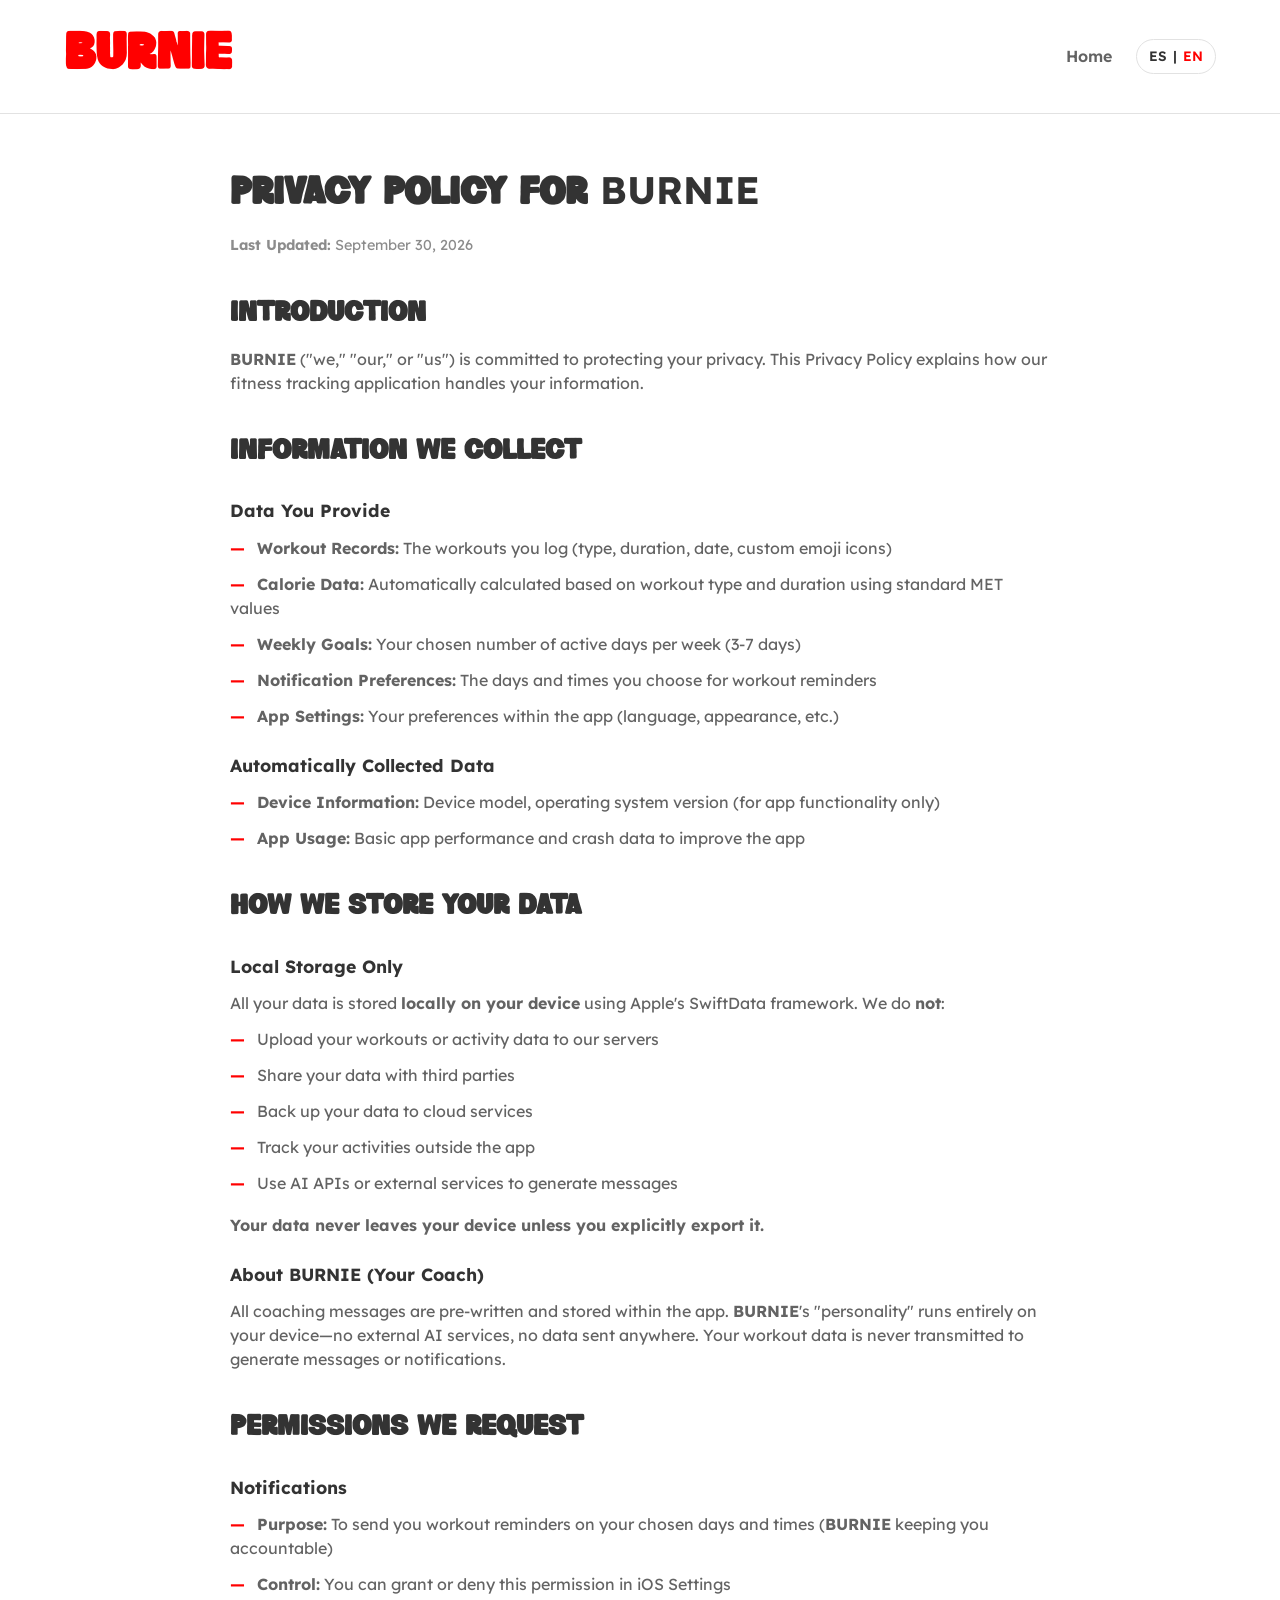
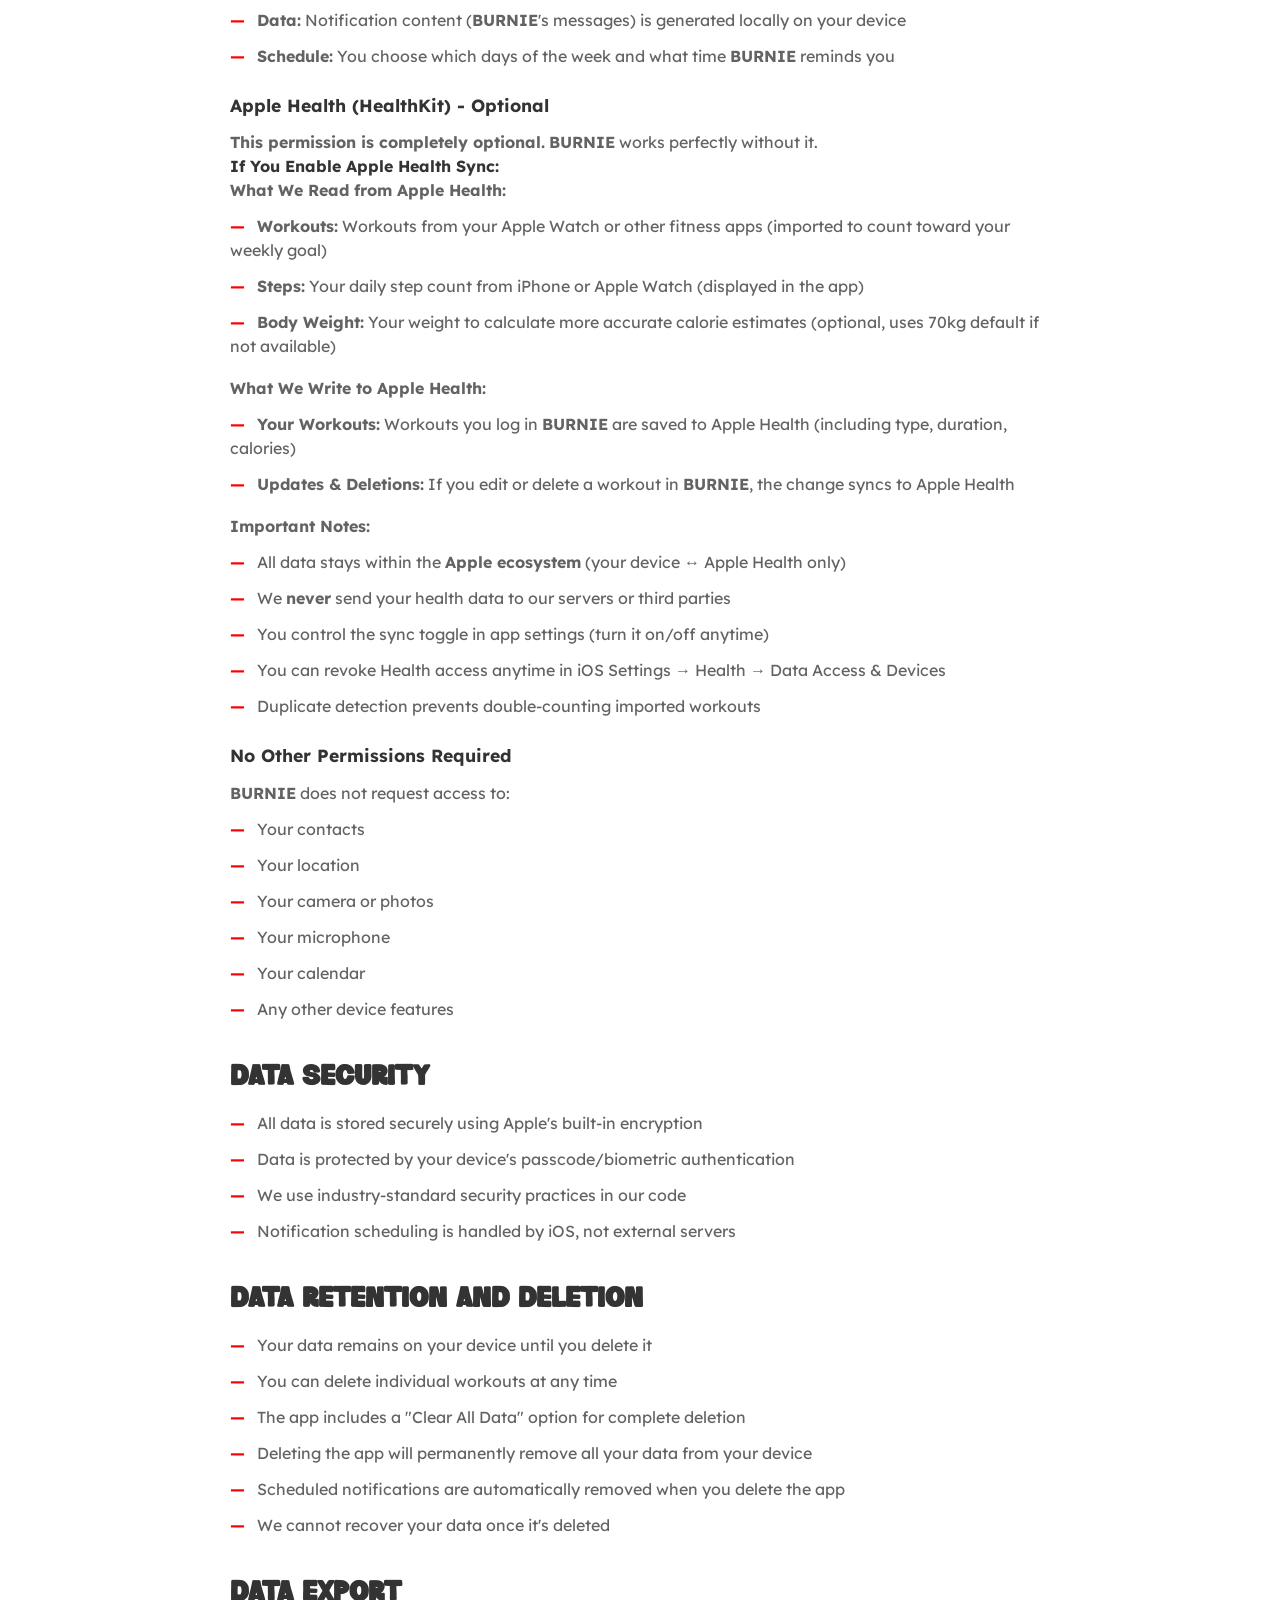
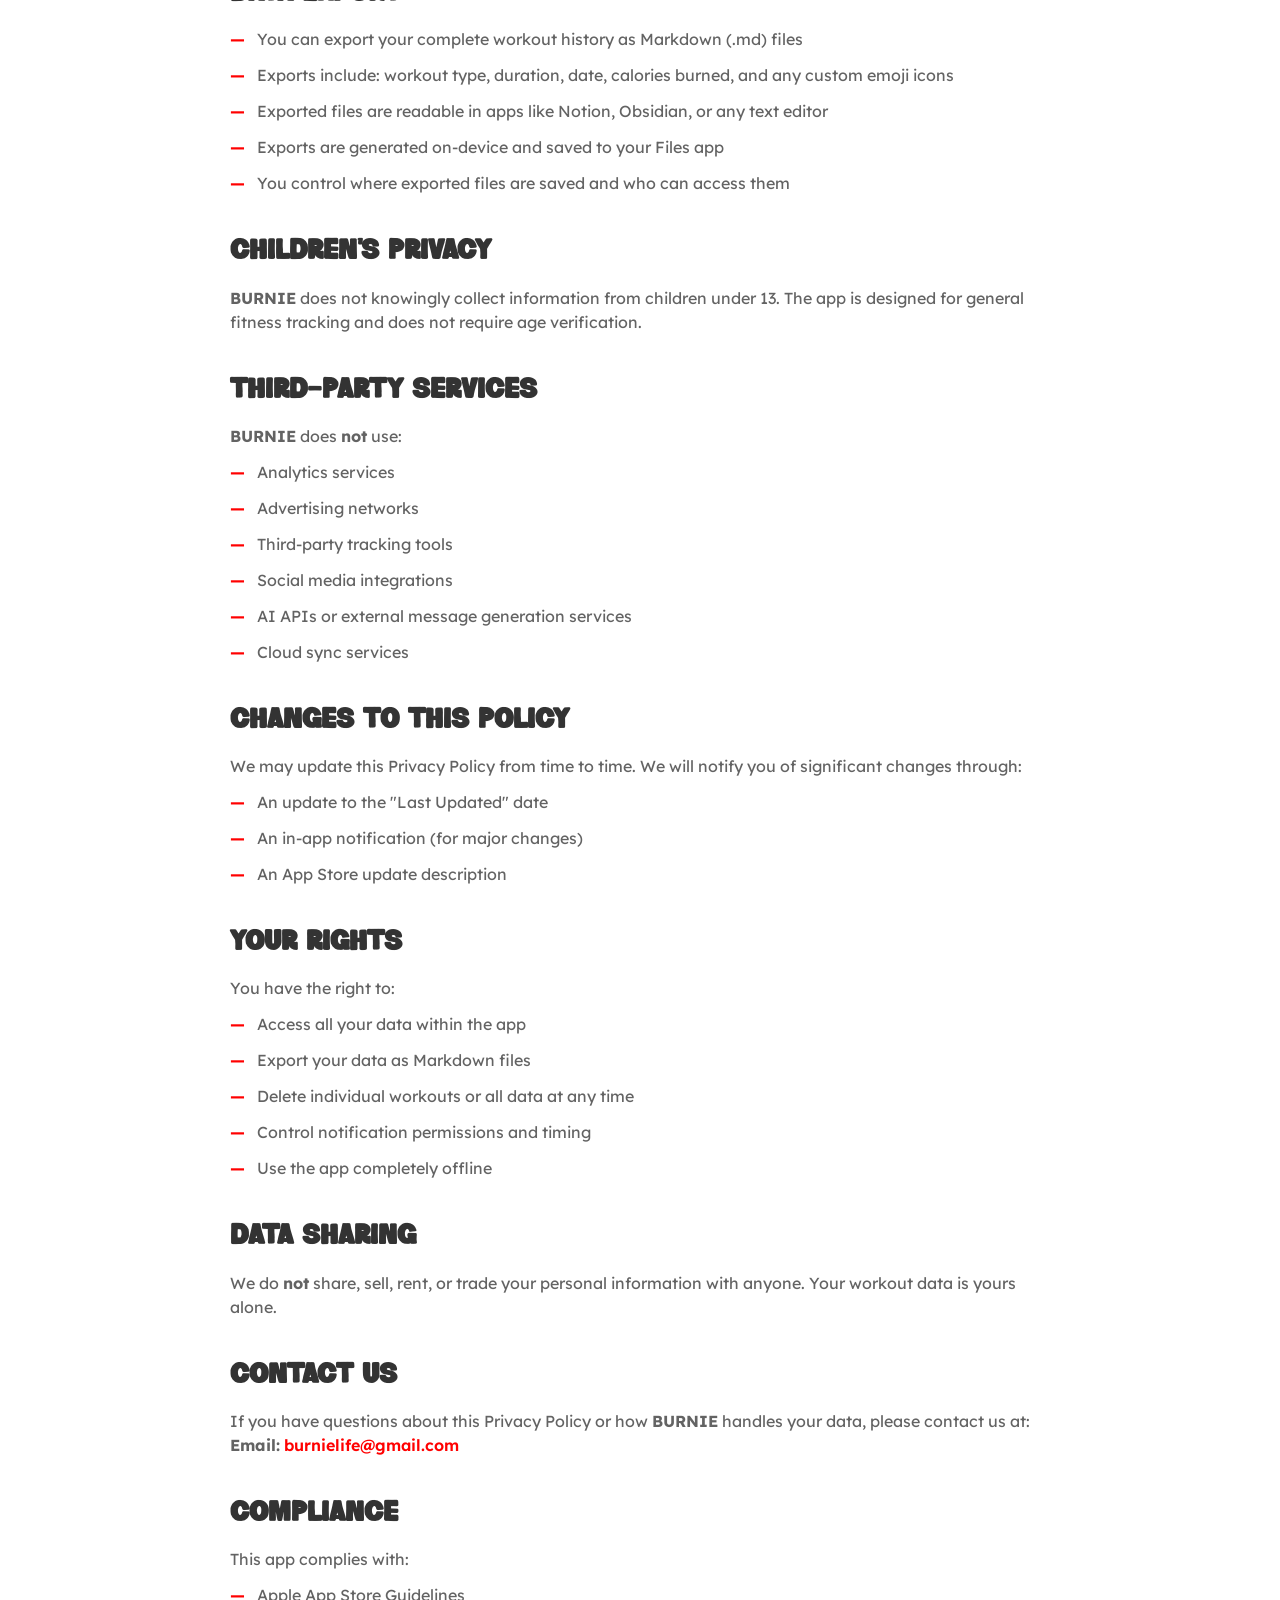
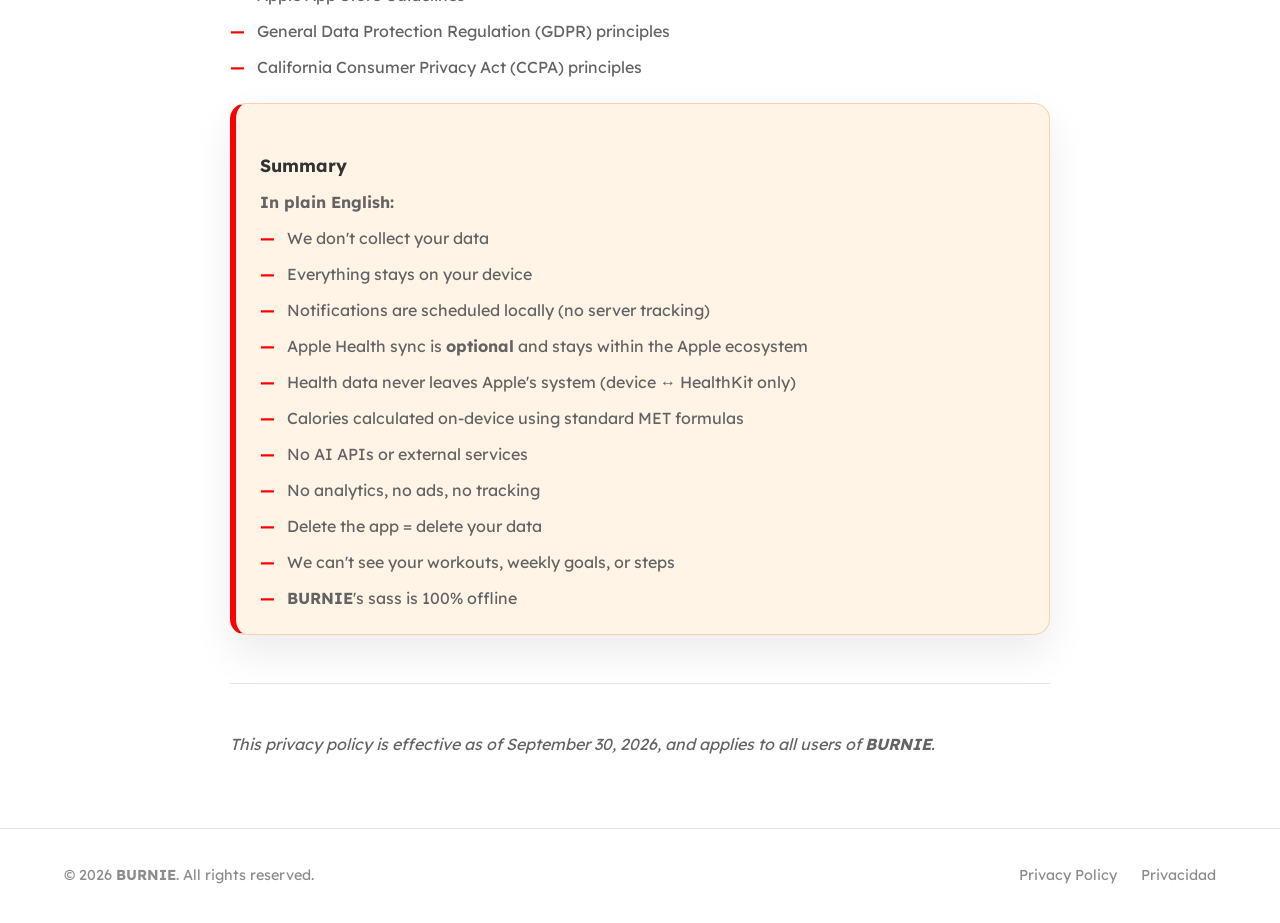
<file: privacy.html>
<!DOCTYPE html>
<html lang="en">
<head>
  <!-- Google tag (gtag.js) -->
<script async src="https://www.googletagmanager.com/gtag/js?id=G-070WCB5ZHL"></script>
<script>
  window.dataLayer = window.dataLayer || [];
  function gtag(){dataLayer.push(arguments);}
  gtag('js', new Date());

  gtag('config', 'G-070WCB5ZHL');
</script>
  <meta charset="UTF-8">
  <meta name="viewport" content="width=device-width, initial-scale=1.0">
  <title>Privacy Policy - BURNIE</title>
  <meta name="description" content="Privacy policy for the BURNIE app.">
  <link rel="icon" type="image/png" href="assets/favicon.png">
  <link rel="preconnect" href="https://fonts.googleapis.com">
  <link rel="preconnect" href="https://fonts.gstatic.com" crossorigin>
  <link href="https://fonts.googleapis.com/css2?family=Lexend:wght@400;500;600;700&display=swap" rel="stylesheet">
  <link rel="stylesheet" href="styles.css">
</head>
<body>
  <header class="site-header">
    <nav class="container nav">
      <div class="logo" aria-label="BURNIE">BURNIE</div>
      <div class="nav-actions">
        <a href="index.html" class="nav-link">Home</a>
        <a href="privacidad.html" class="lang-pill" aria-label="Language toggle">
          <span>ES</span>
          <span class="pipe">|</span>
          <span class="active">EN</span>
        </a>
      </div>
    </nav>
  </header>

  <main class="policy">
    <div class="container content">
      <h1>Privacy Policy for <span class="brand">BURNIE</span></h1>
      <p class="last-updated"><strong>Last Updated:</strong> September 30, 2026</p>

      <h2>Introduction</h2>
      <p><span class="brand">BURNIE</span> ("we," "our," or "us") is committed to protecting your privacy. This Privacy Policy explains how our fitness tracking application handles your information.</p>

      <h2>Information We Collect</h2>

      <h3>Data You Provide</h3>
      <ul>
        <li><strong>Workout Records:</strong> The workouts you log (type, duration, date, custom emoji icons)</li>
        <li><strong>Calorie Data:</strong> Automatically calculated based on workout type and duration using standard MET values</li>
        <li><strong>Weekly Goals:</strong> Your chosen number of active days per week (3-7 days)</li>
        <li><strong>Notification Preferences:</strong> The days and times you choose for workout reminders</li>
        <li><strong>App Settings:</strong> Your preferences within the app (language, appearance, etc.)</li>
      </ul>

      <h3>Automatically Collected Data</h3>
      <ul>
        <li><strong>Device Information:</strong> Device model, operating system version (for app functionality only)</li>
        <li><strong>App Usage:</strong> Basic app performance and crash data to improve the app</li>
      </ul>

      <h2>How We Store Your Data</h2>

      <h3>Local Storage Only</h3>
      <p>All your data is stored <strong>locally on your device</strong> using Apple's SwiftData framework. We do <strong>not</strong>:</p>
      <ul>
        <li>Upload your workouts or activity data to our servers</li>
        <li>Share your data with third parties</li>
        <li>Back up your data to cloud services</li>
        <li>Track your activities outside the app</li>
        <li>Use AI APIs or external services to generate messages</li>
      </ul>
      <p><strong>Your data never leaves your device unless you explicitly export it.</strong></p>

      <h3>About <span class="brand">BURNIE</span> (Your Coach)</h3>
      <p>All coaching messages are pre-written and stored within the app. <span class="brand">BURNIE</span>'s "personality" runs entirely on your device—no external AI services, no data sent anywhere. Your workout data is never transmitted to generate messages or notifications.</p>

      <h2>Permissions We Request</h2>

      <h3>Notifications</h3>
      <ul>
        <li><strong>Purpose:</strong> To send you workout reminders on your chosen days and times (<span class="brand">BURNIE</span> keeping you accountable)</li>
        <li><strong>Control:</strong> You can grant or deny this permission in iOS Settings</li>
        <li><strong>Data:</strong> Notification content (<span class="brand">BURNIE</span>'s messages) is generated locally on your device</li>
        <li><strong>Schedule:</strong> You choose which days of the week and what time <span class="brand">BURNIE</span> reminds you</li>
      </ul>

      <h3>Apple Health (HealthKit) - Optional</h3>
      <p><strong>This permission is completely optional.</strong> <span class="brand">BURNIE</span> works perfectly without it.</p>

      <h4>If You Enable Apple Health Sync:</h4>

      <p><strong>What We Read from Apple Health:</strong></p>
      <ul>
        <li><strong>Workouts:</strong> Workouts from your Apple Watch or other fitness apps (imported to count toward your weekly goal)</li>
        <li><strong>Steps:</strong> Your daily step count from iPhone or Apple Watch (displayed in the app)</li>
        <li><strong>Body Weight:</strong> Your weight to calculate more accurate calorie estimates (optional, uses 70kg default if not available)</li>
      </ul>

      <p><strong>What We Write to Apple Health:</strong></p>
      <ul>
        <li><strong>Your Workouts:</strong> Workouts you log in <span class="brand">BURNIE</span> are saved to Apple Health (including type, duration, calories)</li>
        <li><strong>Updates & Deletions:</strong> If you edit or delete a workout in <span class="brand">BURNIE</span>, the change syncs to Apple Health</li>
      </ul>

      <p><strong>Important Notes:</strong></p>
      <ul>
        <li>All data stays within the <strong>Apple ecosystem</strong> (your device ↔ Apple Health only)</li>
        <li>We <strong>never</strong> send your health data to our servers or third parties</li>
        <li>You control the sync toggle in app settings (turn it on/off anytime)</li>
        <li>You can revoke Health access anytime in iOS Settings → Health → Data Access & Devices</li>
        <li>Duplicate detection prevents double-counting imported workouts</li>
      </ul>

      <h3>No Other Permissions Required</h3>
      <p><span class="brand">BURNIE</span> does not request access to:</p>
      <ul>
        <li>Your contacts</li>
        <li>Your location</li>
        <li>Your camera or photos</li>
        <li>Your microphone</li>
        <li>Your calendar</li>
        <li>Any other device features</li>
      </ul>

      <h2>Data Security</h2>
      <ul>
        <li>All data is stored securely using Apple's built-in encryption</li>
        <li>Data is protected by your device's passcode/biometric authentication</li>
        <li>We use industry-standard security practices in our code</li>
        <li>Notification scheduling is handled by iOS, not external servers</li>
      </ul>

      <h2>Data Retention and Deletion</h2>
      <ul>
        <li>Your data remains on your device until you delete it</li>
        <li>You can delete individual workouts at any time</li>
        <li>The app includes a "Clear All Data" option for complete deletion</li>
        <li>Deleting the app will permanently remove all your data from your device</li>
        <li>Scheduled notifications are automatically removed when you delete the app</li>
        <li>We cannot recover your data once it's deleted</li>
      </ul>

      <h2>Data Export</h2>
      <ul>
        <li>You can export your complete workout history as Markdown (.md) files</li>
        <li>Exports include: workout type, duration, date, calories burned, and any custom emoji icons</li>
        <li>Exported files are readable in apps like Notion, Obsidian, or any text editor</li>
        <li>Exports are generated on-device and saved to your Files app</li>
        <li>You control where exported files are saved and who can access them</li>
      </ul>

      <h2>Children's Privacy</h2>
      <p><span class="brand">BURNIE</span> does not knowingly collect information from children under 13. The app is designed for general fitness tracking and does not require age verification.</p>

      <h2>Third-Party Services</h2>
      <p><span class="brand">BURNIE</span> does <strong>not</strong> use:</p>
      <ul>
        <li>Analytics services</li>
        <li>Advertising networks</li>
        <li>Third-party tracking tools</li>
        <li>Social media integrations</li>
        <li>AI APIs or external message generation services</li>
        <li>Cloud sync services</li>
      </ul>

      <h2>Changes to This Policy</h2>
      <p>We may update this Privacy Policy from time to time. We will notify you of significant changes through:</p>
      <ul>
        <li>An update to the "Last Updated" date</li>
        <li>An in-app notification (for major changes)</li>
        <li>An App Store update description</li>
      </ul>

      <h2>Your Rights</h2>
      <p>You have the right to:</p>
      <ul>
        <li>Access all your data within the app</li>
        <li>Export your data as Markdown files</li>
        <li>Delete individual workouts or all data at any time</li>
        <li>Control notification permissions and timing</li>
        <li>Use the app completely offline</li>
      </ul>

      <h2>Data Sharing</h2>
      <p>We do <strong>not</strong> share, sell, rent, or trade your personal information with anyone. Your workout data is yours alone.</p>

      <h2>Contact Us</h2>
      <p>If you have questions about this Privacy Policy or how <span class="brand">BURNIE</span> handles your data, please contact us at:</p>
      <p><strong>Email:</strong> <a href="mailto:burnielife@gmail.com">burnielife@gmail.com</a></p>

      <h2>Compliance</h2>
      <p>This app complies with:</p>
      <ul>
        <li>Apple App Store Guidelines</li>
        <li>General Data Protection Regulation (GDPR) principles</li>
        <li>California Consumer Privacy Act (CCPA) principles</li>
      </ul>

      <div class="summary-box">
        <h3>Summary</h3>
        <p><strong>In plain English:</strong></p>
        <ul>
          <li>We don't collect your data</li>
          <li>Everything stays on your device</li>
          <li>Notifications are scheduled locally (no server tracking)</li>
          <li>Apple Health sync is <strong>optional</strong> and stays within the Apple ecosystem</li>
          <li>Health data never leaves Apple's system (device ↔ HealthKit only)</li>
          <li>Calories calculated on-device using standard MET formulas</li>
          <li>No AI APIs or external services</li>
          <li>No analytics, no ads, no tracking</li>
          <li>Delete the app = delete your data</li>
          <li>We can't see your workouts, weekly goals, or steps</li>
          <li><span class="brand">BURNIE</span>'s sass is 100% offline</li>
        </ul>
      </div>

      <hr style="margin: 48px 0; border: none; border-top: 1px solid #e5e5e5;">
      <p><em>This privacy policy is effective as of September 30, 2026, and applies to all users of <span class="brand">BURNIE</span>.</em></p>
    </div>
  </main>

  <footer class="site-footer">
    <div class="container footer-inner">
      <p>© 2026 <span class="brand">BURNIE</span>. All rights reserved.</p>
      <div class="footer-links">
        <a href="privacy.html">Privacy Policy</a>
        <a href="privacidad.html">Privacidad</a>
      </div>
    </div>
  </footer>
</body>
</html>
</file>
<file: styles.css>
@font-face {
  font-family: 'TAY_Crumb';
  src: url('assets/fonts/TAYCrumbRegular.otf') format('opentype');
  font-weight: normal;
  font-style: normal;
  font-display: swap;
}

:root {
  /* Color tokens */
  --ink: #333333;
  --ink-soft: #636363;
  --muted: #8C8C8C;
  --bg: #ffffff;
  --panel: #ffffff;
  --line: #e2e2e2;
  --threat: #FF0000;
  --shadow: 0 18px 40px rgba(0, 0, 0, 0.08);

  /* Typography tokens */
  --font: "Lexend", ui-sans-serif, -apple-system, BlinkMacSystemFont, "SF Pro", "Segoe UI", sans-serif;
  --font-display: 'TAY_Crumb', "Lexend", ui-sans-serif, -apple-system, sans-serif;
  --h1: clamp(2.6rem, 4vw, 4rem);
  --h2: clamp(1.6rem, 2.4vw, 2.4rem);
  --body: 1rem;
  --lead: 1.15rem;

  /* Spacing tokens */
  --space-1: 6px;
  --space-2: 12px;
  --space-3: 18px;
  --space-4: 24px;
  --space-5: 36px;
  --space-6: 48px;
  --space-7: 72px;
  --space-8: 96px;

  /* Radius tokens */
  --radius-sm: 10px;
  --radius-md: 16px;
  --radius-lg: 24px;
}

* {
  box-sizing: border-box;
  margin: 0;
  padding: 0;
}

body {
  font-family: var(--font);
  color: var(--ink);
  background: var(--bg);
  line-height: 1.5;
}

a {
  color: inherit;
  text-decoration: none;
}

img {
  max-width: 100%;
  display: block;
  border-radius: var(--radius-md);
  border: 1px solid var(--line);
  box-shadow: var(--shadow);
}

.container {
  width: min(1200px, 90vw);
  margin: 0 auto;
}

.site-header {
  border-bottom: 1px solid var(--line);
  background: #fff;
  backdrop-filter: blur(10px);
  position: sticky;
  top: 0;
  z-index: 10;
}

.nav {
  display: flex;
  align-items: center;
  justify-content: space-between;
  padding: var(--space-3) 0;
}

.logo {
  font-family: var(--font-display);
  font-weight: 700;
  letter-spacing: 0em;
  font-size: 3.2rem;
  color: #FF0000;
}

.brand {
  font-family: var(--font);
  font-weight: 700;
}

.nav-actions {
  display: flex;
  gap: var(--space-4);
  align-items: center;
}

.nav-link {
  font-weight: 600;
  color: var(--ink-soft);
}

.nav-link:hover,
.nav-link:focus-visible {
  color: var(--threat);
}

.lang-pill {
  display: inline-flex;
  align-items: center;
  gap: var(--space-1);
  padding: 6px 12px;
  border-radius: 999px;
  border: 1px solid var(--line);
  font-size: 0.85rem;
  font-weight: 600;
  transition: border-color 0.2s, color 0.2s;
}

.lang-pill .active {
  color: var(--threat);
}

.lang-pill:hover,
.lang-pill:focus-visible {
  border-color: var(--threat);
}

.hero {
  padding: var(--space-7) 0 var(--space-6);
  border-bottom: 1px dashed var(--line);
}

.hero-grid {
  display: grid;
  grid-template-columns: minmax(0, 1.05fr) minmax(0, 0.95fr);
  gap: var(--space-6);
  align-items: center;
}

.hero-copy h1 {
  font-family: var(--font-display);
  font-size: var(--h1);
  line-height: 1.05;
  margin: var(--space-2) 0 var(--space-3);
}

.eyebrow {
  font-weight: 700;
  text-transform: uppercase;
  letter-spacing: 0.08em;
  color: var(--threat);
  font-size: 0.8rem;
}

.subhead {
  font-size: var(--lead);
  color: var(--ink-soft);
  max-width: 38ch;
}

.cta-group {
  margin-top: var(--space-5);
  display: flex;
  flex-direction: column;
  gap: var(--space-2);
}

.microcopy {
  color: var(--muted);
  font-size: 0.9rem;
}

.btn {
  display: inline-flex;
  align-items: center;
  justify-content: center;
  gap: var(--space-1);
  border-radius: 999px;
  border: 1px solid transparent;
  padding: 14px 28px;
  font-weight: 700;
  letter-spacing: 1.3px;
  text-transform: uppercase;
  transition: transform 0.2s ease, box-shadow 0.2s ease;
}

.btn.primary {
  background: var(--threat);
  color: #fff;
  box-shadow: 0 10px 20px rgba(0, 0, 0, 0.12);
}

.btn.primary:hover {
  transform: translateY(-2px);
}

.btn.primary:active {
  transform: translateY(0);
  box-shadow: none;
}

.hero-media {
  position: relative;
}

.streak-badge {
  position: absolute;
  top: -14px;
  right: -14px;
  background: var(--threat);
  color: #fff;
  padding: 8px 14px;
  border-radius: 999px;
  font-weight: 700;
  font-size: 0.85rem;
  letter-spacing: 0.06em;
  box-shadow: 0 12px 24px rgba(226, 40, 40, 0.35);
}

.system {
  padding: var(--space-5) 0;
}

.system-card {
  background: var(--panel);
/*  border: 1px solid var(--line);
  border-left: 6px solid var(--threat);
  */
  border-radius: var(--radius-md);
  padding: var(--space-4) var(--space-5);
  box-shadow: var(--shadow);
  max-width: 560px;
}

.system-card p {
  font-size: 1.05rem;
  font-weight: 600;
  color: var(--ink);
}

.system-card p + p {
  margin-top: var(--space-1);
}

.proof {
  padding: var(--space-6) 0 var(--space-5);
}

.proof-copy {
  font-size: var(--lead);
  font-weight: 600;
  margin-bottom: var(--space-4);
  max-width: 52ch;
}

.proof-grid {
  display: grid;
  grid-template-columns: repeat(2, minmax(0, 1fr));
  gap: var(--space-4);
}

.features {
  padding: var(--space-6) 0 var(--space-7);
}

.feature-row {
  display: grid;
  grid-template-columns: repeat(2, minmax(0, 1fr));
  gap: var(--space-5);
  align-items: center;
  padding: var(--space-4) 0;
  border-bottom: 1px dashed var(--line);
}

.feature-row:last-child {
  border-bottom: none;
}

.feature-row.reverse {
  direction: rtl;
}

.feature-row.reverse .feature-copy,
.feature-row.reverse .feature-media {
  direction: ltr;
}

.feature-copy h2 {
  font-family: var(--font-display);
  font-size: var(--h2);
  margin-bottom: var(--space-2);
}

.feature-copy p {
  color: var(--ink-soft);
  max-width: 36ch;
}

.stats {
  padding: var(--space-6) 0;
  background: linear-gradient(180deg, transparent 0%, rgba(255, 0, 0, 0.02) 100%);
}

.stats-label {
  font-family: var(--font-display);
  font-weight: 700;
  font-size: 2.0rem;
  margin-bottom: var(--space-4);
  text-align: center;
  color: var(--ink);
}

.stats-card {
  display: grid;
  grid-template-columns: repeat(3, minmax(0, 1fr));
  gap: var(--space-5);
  background: #fff;
  border: 3px solid #FF0000;
  border-radius: var(--radius-lg);
  padding: var(--space-6);
  box-shadow: 0 10px 15px rgba(255, 0, 0, 0.15);
}

.stat {
  text-align: center;
  padding: var(--space-3);
  border-radius: var(--radius-sm);
  transition: transform 0.2s ease;
}

.stat:hover {
  transform: scale(1.05);
}

.stat-title {
  font-size: 0.75rem;
  letter-spacing: 0.12em;
  font-weight: 700;
  color: #999;
  text-transform: uppercase;
}

.stat-value {
  font-family: var(--font-display);
  font-size: 3.5rem;
  font-weight: 700;
  margin-top: var(--space-2);
  color: #FF0000;
  line-height: 1;
}

.filter {
  padding: var(--space-6) 0;
  border-bottom: 1px dashed var(--line);
  border-top: 1px dashed var(--line);
  background: #FFF2DB;
}

.filter h2 {
  font-family: var(--font-display);
  font-size: var(--h2);
  color: var(--threat);
}

.filter-micro {
  color: var(--ink);
}


.filter-grid {
  display: grid;
  grid-template-columns: minmax(0, 400px) minmax(0, 1fr);
  gap: var(--space-4);
  align-items: center;
}

.filter-avatar {
  width: 100%;
  max-width: 800px;
  border: none;
  background: none;
  box-shadow: none;
}

.filter .btn.primary {
  background: var(--threat);
  color: var(--bg);
 margin-top: var(--space-5);
}
 


.filter-end {
  color: var(--threat);
  font-weight: 600;
}

.filter-copy{
    display: flex;
    justify-content: space-between;
    align-items: flex-start;
    gap: var(--space-2);
    flex-direction: column;
    align-content: flex-start
  }




.cta {
  padding: var(--space-7) 0;
  background: var(--bg);
  color: var(--ink);
}

.cta-inner {
  display: flex;
  justify-content: space-between;
  align-items: center;
  gap: var(--space-5);
}

.cta h2 {
  font-family: var(--font-display);
  font-size: var(--h2);
  margin-bottom: var(--space-2);
}

.cta-micro {
  color: var(--ink);
}

.cta .btn.primary {
  background: var(--threat);
  color: var(--bg);
}

.site-footer {
  padding: var(--space-5) 0;
  border-top: 1px solid var(--line);
  background: var(--bg);
}

.footer-inner {
  display: flex;
  justify-content: space-between;
  align-items: center;
  gap: var(--space-4);
  color: var(--muted);
  font-size: 0.9rem;
}

.footer-links {
  display: flex;
  gap: var(--space-4);
}

.footer-links a:hover,
.footer-links a:focus-visible {
  color: var(--threat);
}

/* Privacy pages */
.policy {
  padding: var(--space-6) 0 var(--space-7);
}

.policy .content {
  max-width: 820px;
}

.policy h1 {
  font-family: var(--font-display);
  font-size: clamp(2rem, 3vw, 2.8rem);
  margin-bottom: var(--space-2);
}

.policy h2 {
  font-family: var(--font-display);
  font-size: clamp(1.4rem, 2.2vw, 2rem);
  margin: var(--space-5) 0 var(--space-2);
}

.policy h3 {
  font-size: 1.1rem;
  margin: var(--space-4) 0 var(--space-2);
}

.policy p,
.policy li {
  color: var(--ink-soft);
}

.policy ul {
  list-style: none;
  display: grid;
  gap: var(--space-2);
  margin: var(--space-2) 0 var(--space-3);
}

.policy li::before {
  content: "—";
  margin-right: var(--space-2);
  color: var(--threat);
  font-weight: 700;
}

.policy .last-updated {
  color: var(--muted);
  font-size: 0.9rem;
  margin-bottom: var(--space-4);
}

.policy .summary-box {
  background: #fff4e6;
  border: 1px solid #ffd0b0;
  border-left: 6px solid var(--threat);
  border-radius: var(--radius-md);
  padding: var(--space-4);
  margin-top: var(--space-4);
  box-shadow: var(--shadow);
}

.policy .summary-box ul {
  margin: var(--space-2) 0 0;
}

.policy a {
  color: var(--threat);
  font-weight: 600;
}

/* Micro-interactions: keep subtle, no big motion */
.system-card:hover,
.stats-card:hover {
  transform: translateY(-2px);
  transition: transform 0.2s ease;
}

:focus-visible {
  outline: 2px solid var(--threat);
  outline-offset: 3px;
}



@media (max-width: 960px) {
  .hero-grid,
  .proof-grid,
  .feature-row,
  .stats-card,
  .cta-inner {
    grid-template-columns: 1fr;
  }

  .cta-inner {
    align-items: flex-start;
  }

  .feature-row.reverse {
    direction: ltr;
  }

  .filter-grid {
    grid-template-columns: 1fr;
  }
}

@media (max-width: 720px) {
  .nav {
    flex-direction: column;
    align-items: flex-start;
    gap: var(--space-2);
  }

  .nav-actions {
    flex-wrap: wrap;
  }

  .hero {
    padding-top: var(--space-6);
  }

  .streak-badge {
    top: -8px;
    right: -6px;
  }

  .stats-card {
    gap: var(--space-3);
  }

  .footer-inner {
    flex-direction: column;
    align-items: flex-start;
  }
}

@media (prefers-reduced-motion: reduce) {
  * {
    scroll-behavior: auto !important;
    transition: none !important;
  }
}
</file>
